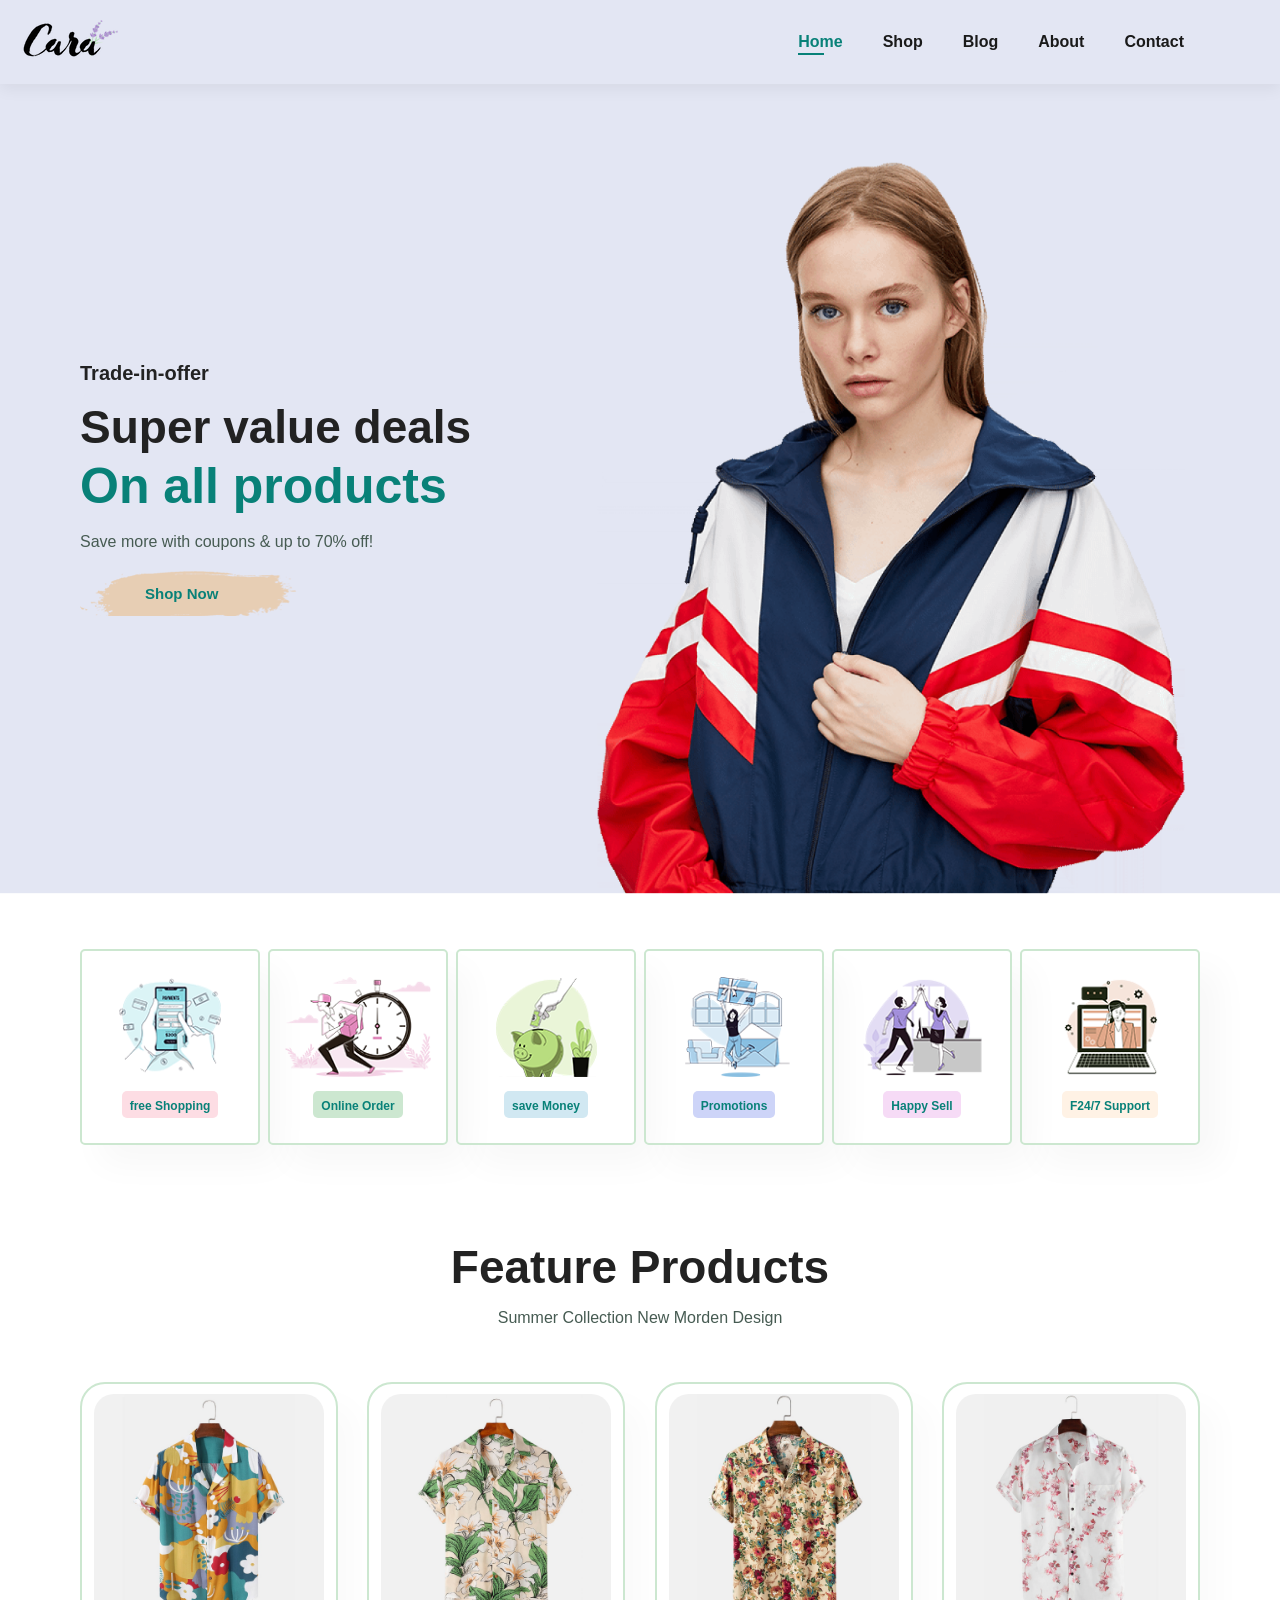
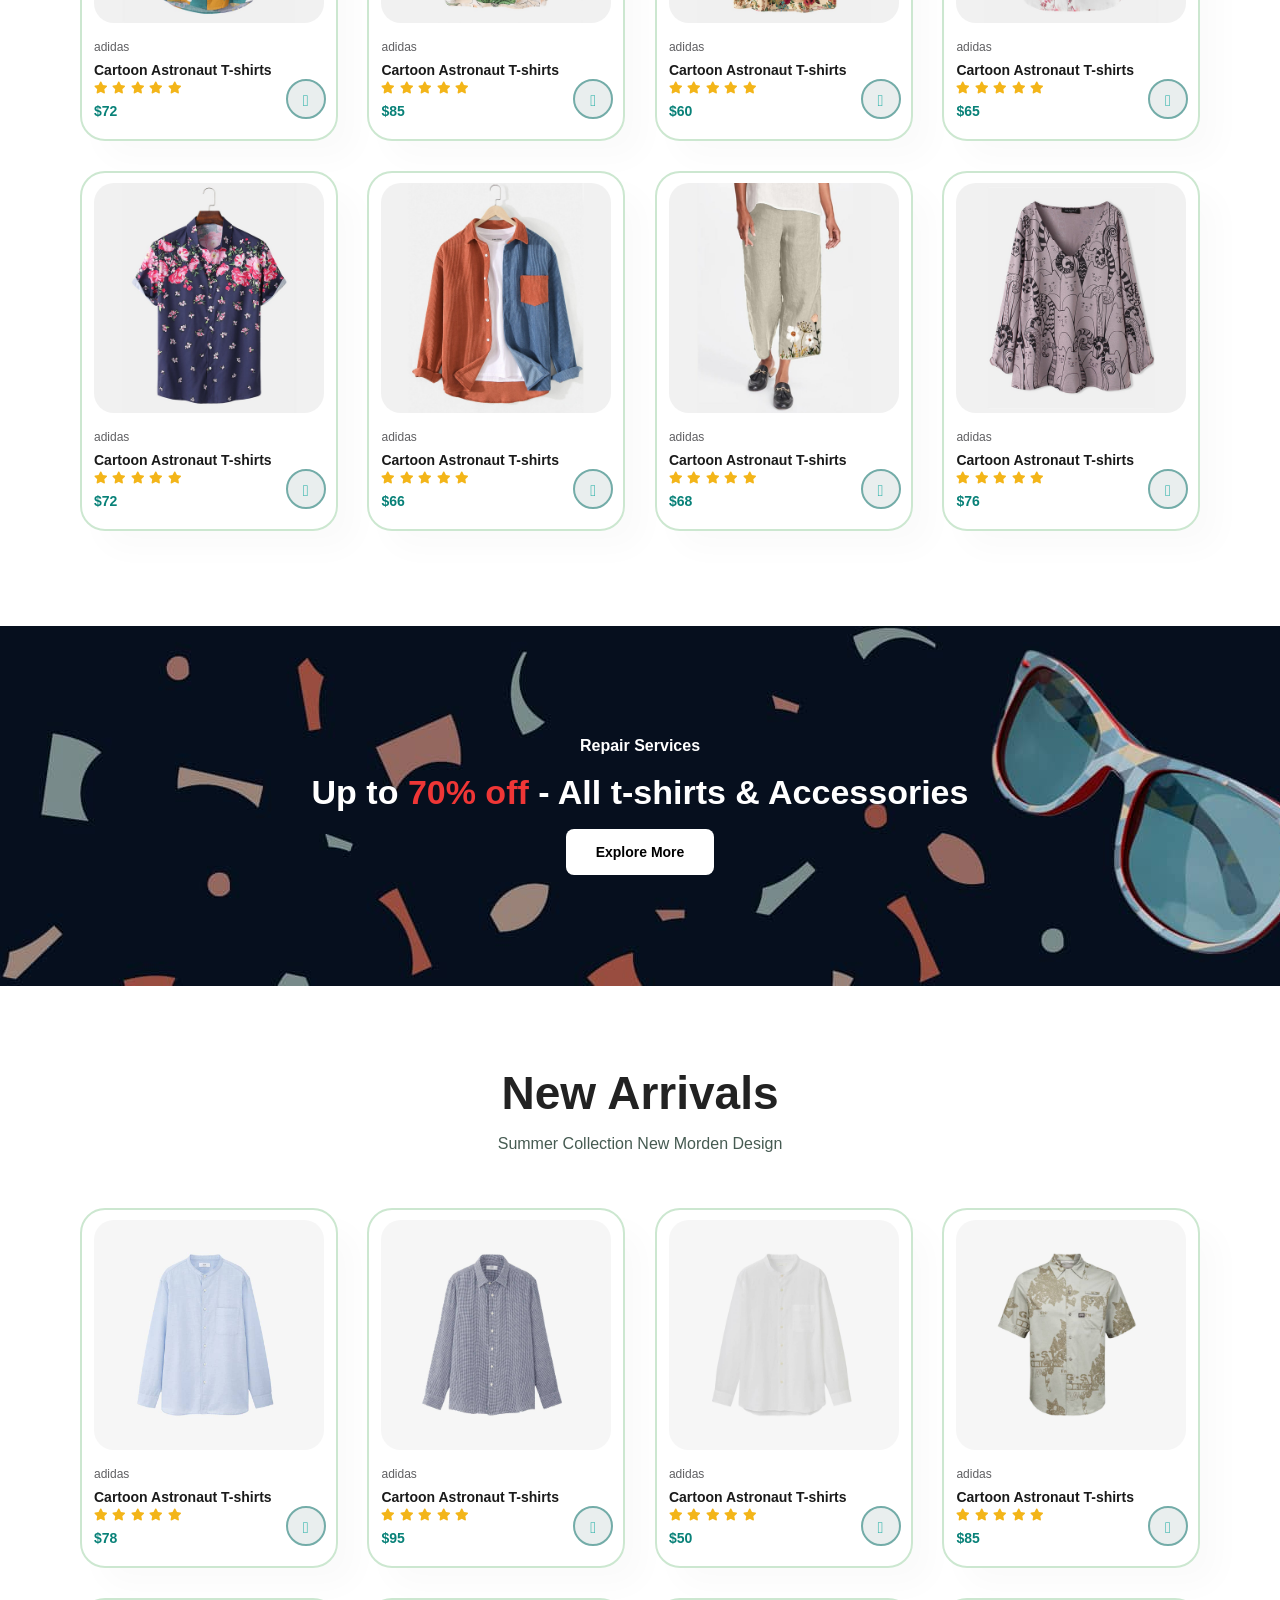
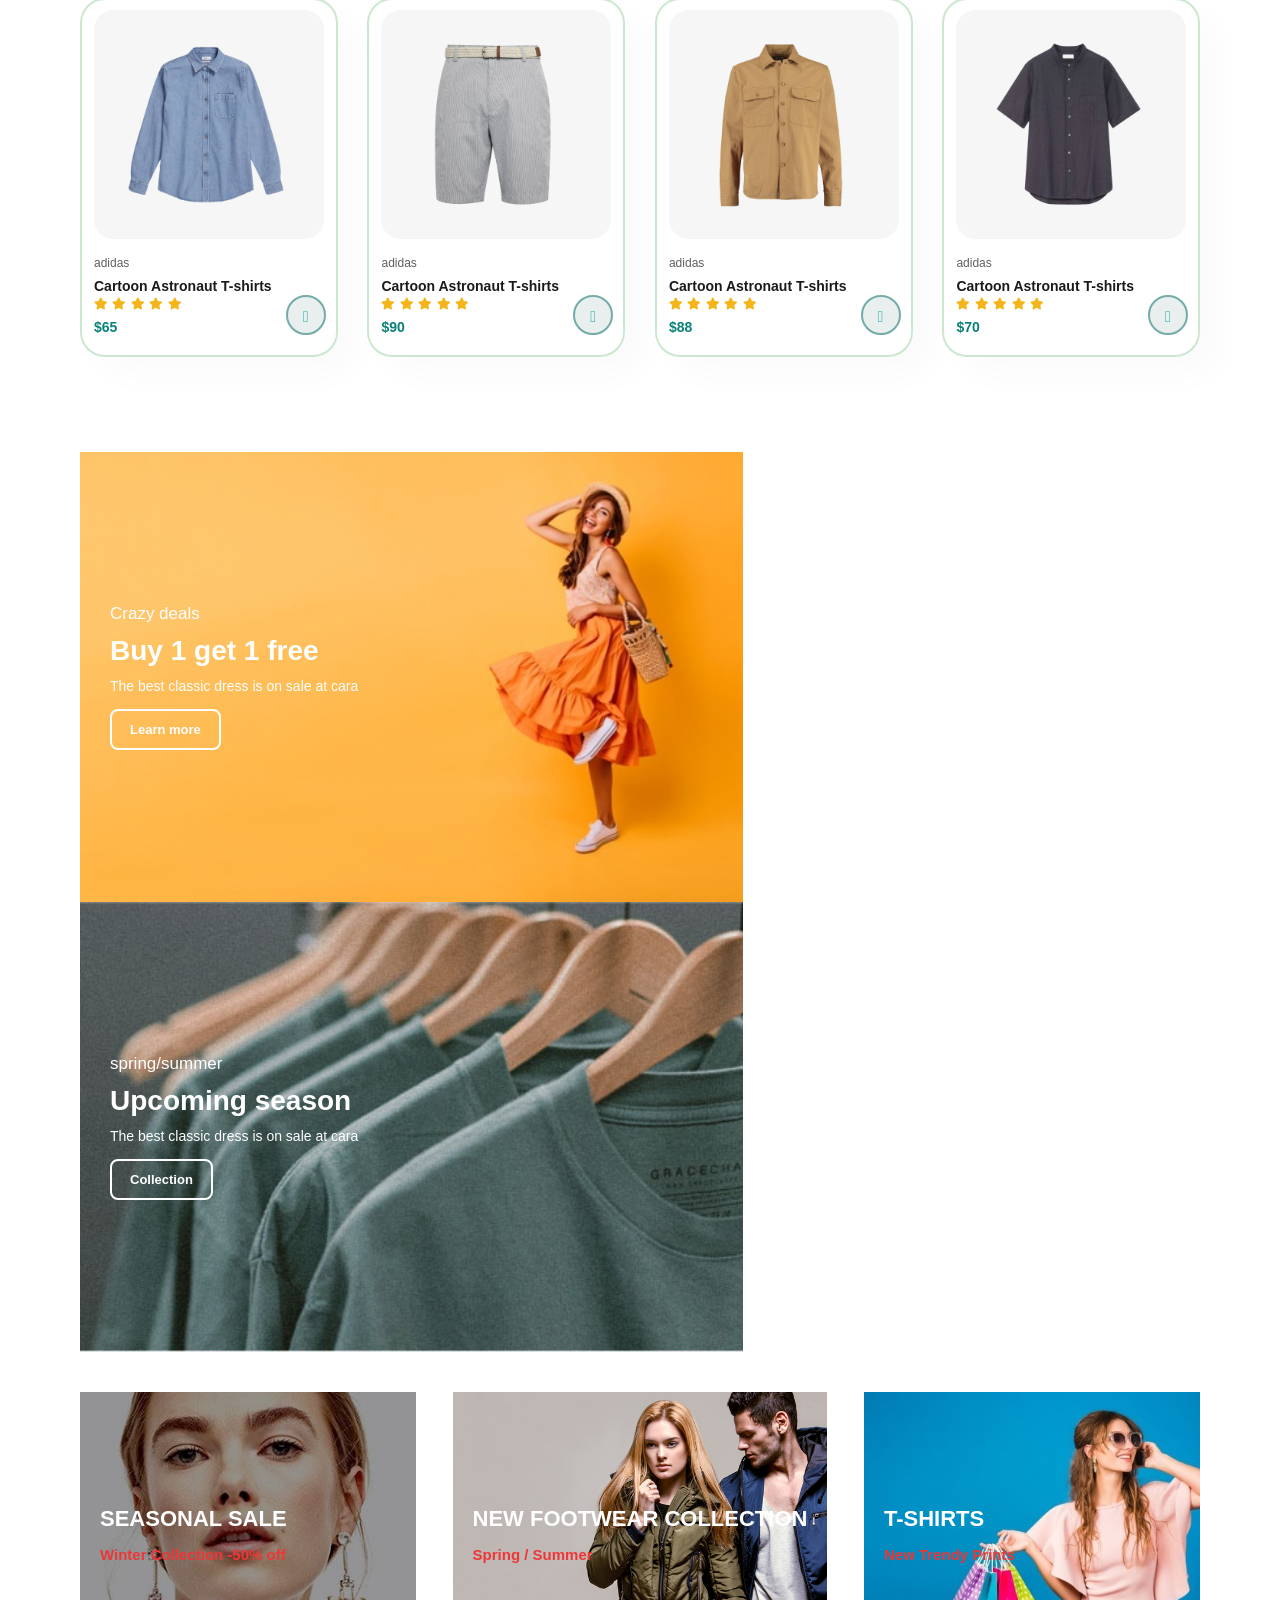
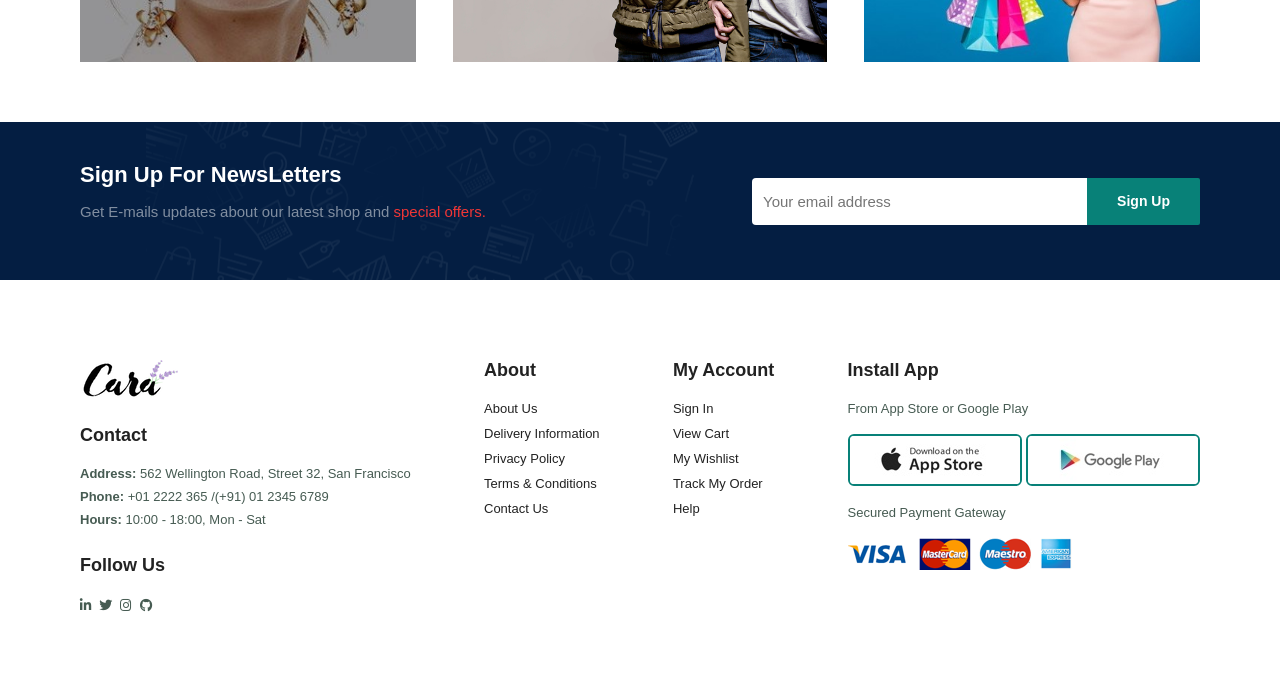
<file: index.html>
<!DOCTYPE html>
<html lang="en">

<head>
    <meta charset="UTF-8">
    <meta name="viewport" content="width=device-width, initial-scale=1.0">
    <title>Shopping-Website</title>
    <link rel="stylesheet" href="style.css">
    <link rel="stylesheet" href="https://pro.fontawesome.com/releases/v5.10.0/css/all.css" />
</head>

<body>

    <nav id="header">
        <a href="#"> <img src="img/logo.png" class="logo" alt=""> </a>
        <div>
            <ul id="navbar">
                <li><a class="active" href="index.html">Home</a></li>
                <li><a href="shop.html">Shop</a></li>
                <li><a href="blog.html">Blog</a></li>
                <li><a href="about.html">About</a></li>
                <li><a href="contact.html">Contact</a></li>
                <li id="lg-bag"><a href="cart.html"><i class="far fa-shopping-bag"></i></a></li>
                <a href="#" id="close"><i class="far fa-times"></i></a>
            </ul>
        </div>
        <div class="mobile">
            <a href="cart.html"><i class="far fa-shopping-bag"></i></a>
            <i id="bar" class="fas fa-outdent"></i>
        </div>
    </nav>

    <section id="hero">
        <h4>Trade-in-offer</h4>
        <h2>Super value deals</h2>
        <h1>On all products</h1>
        <p>Save more with coupons & up to 70% off!</p>
        <button>Shop Now</button>
    </section>

    <section id="feature" class="section-p1">
        <div class="fe-box">
            <img src="img/feature/f1.png" alt="">
            <h6>free Shopping</h6>
        </div>
        <div class="fe-box">
            <img src="img/feature/f2.png" alt="">
            <h6>Online Order</h6>
        </div>
        <div class="fe-box">
            <img src="img/feature/f3.png" alt="">
            <h6>save Money</h6>
        </div>
        <div class="fe-box">
            <img src="img/feature/f4.png" alt="">
            <h6>Promotions</h6>
        </div>
        <div class="fe-box">
            <img src="img/feature/f5.png" alt="">
            <h6>Happy Sell</h6>
        </div>
        <div class="fe-box">
            <img src="img/feature/f6.png" alt="">
            <h6>F24/7 Support</h6>
        </div>
    </section>


    <section id="product1" class="section-p1">
        <h2>Feature Products</h2>
        <p>Summer Collection New Morden Design</p>
        <div class="pro-container">
            <div class="pro">
                <img src="img/product/f1.jpg" alt="">
                <div class="des">
                    <span>adidas</span>
                    <h5>Cartoon Astronaut T-shirts</h5>
                    <div class="star">
                        <i class="fas fa-star"></i>
                        <i class="fas fa-star"></i>
                        <i class="fas fa-star"></i>
                        <i class="fas fa-star"></i>
                        <i class="fas fa-star"></i>
                    </div>
                    <h4>$72</h4>
                </div>
                <a href="#"><i class="fal fa-shopping-cart cart"></i></a>
            </div>
            <div class="pro">
                <img src="img/product/f2.jpg" alt="">
                <div class="des">
                    <span>adidas</span>
                    <h5>Cartoon Astronaut T-shirts</h5>
                    <div class="star">
                        <i class="fas fa-star"></i>
                        <i class="fas fa-star"></i>
                        <i class="fas fa-star"></i>
                        <i class="fas fa-star"></i>
                        <i class="fas fa-star"></i>
                    </div>
                    <h4>$85</h4>
                </div>
                <a href="#"><i class="fal fa-shopping-cart cart"></i></a>
            </div>
            <div class="pro">
                <img src="img/product/f3.jpg" alt="">
                <div class="des">
                    <span>adidas</span>
                    <h5>Cartoon Astronaut T-shirts</h5>
                    <div class="star">
                        <i class="fas fa-star"></i>
                        <i class="fas fa-star"></i>
                        <i class="fas fa-star"></i>
                        <i class="fas fa-star"></i>
                        <i class="fas fa-star"></i>
                    </div>
                    <h4>$60</h4>
                </div>
                <a href="#"><i class="fal fa-shopping-cart cart"></i></a>
            </div>
            <div class="pro">
                <img src="img/product/f4.jpg" alt="">
                <div class="des">
                    <span>adidas</span>
                    <h5>Cartoon Astronaut T-shirts</h5>
                    <div class="star">
                        <i class="fas fa-star"></i>
                        <i class="fas fa-star"></i>
                        <i class="fas fa-star"></i>
                        <i class="fas fa-star"></i>
                        <i class="fas fa-star"></i>
                    </div>
                    <h4>$65</h4>
                </div>
                <a href="#"><i class="fal fa-shopping-cart cart"></i></a>
            </div>
            <div class="pro">
                <img src="img/product/f5.jpg" alt="">
                <div class="des">
                    <span>adidas</span>
                    <h5>Cartoon Astronaut T-shirts</h5>
                    <div class="star">
                        <i class="fas fa-star"></i>
                        <i class="fas fa-star"></i>
                        <i class="fas fa-star"></i>
                        <i class="fas fa-star"></i>
                        <i class="fas fa-star"></i>
                    </div>
                    <h4>$72</h4>
                </div>
                <a href="#"><i class="fal fa-shopping-cart cart"></i></a>
            </div>
            <div class="pro">
                <img src="img/product/f6.jpg" alt="">
                <div class="des">
                    <span>adidas</span>
                    <h5>Cartoon Astronaut T-shirts</h5>
                    <div class="star">
                        <i class="fas fa-star"></i>
                        <i class="fas fa-star"></i>
                        <i class="fas fa-star"></i>
                        <i class="fas fa-star"></i>
                        <i class="fas fa-star"></i>
                    </div>
                    <h4>$66</h4>
                </div>
                <a href="#"><i class="fal fa-shopping-cart cart"></i></a>
            </div>
            <div class="pro">
                <img src="img/product/f7.jpg" alt="">
                <div class="des">
                    <span>adidas</span>
                    <h5>Cartoon Astronaut T-shirts</h5>
                    <div class="star">
                        <i class="fas fa-star"></i>
                        <i class="fas fa-star"></i>
                        <i class="fas fa-star"></i>
                        <i class="fas fa-star"></i>
                        <i class="fas fa-star"></i>
                    </div>
                    <h4>$68</h4>
                </div>
                <a href="#"><i class="fal fa-shopping-cart cart"></i></a>
            </div>
            <div class="pro">
                <img src="img/product/f8.jpg" alt="">
                <div class="des">
                    <span>adidas</span>
                    <h5>Cartoon Astronaut T-shirts</h5>
                    <div class="star">
                        <i class="fas fa-star"></i>
                        <i class="fas fa-star"></i>
                        <i class="fas fa-star"></i>
                        <i class="fas fa-star"></i>
                        <i class="fas fa-star"></i>
                    </div>
                    <h4>$76</h4>
                </div>
                <a href="#"><i class="fal fa-shopping-cart cart"></i></a>
            </div>
        </div>
    </section>


    <section id="banner" class="section-m1">
        <h4>Repair Services </h4>
        <h2>Up to <span>70% off</span> - All t-shirts & Accessories</h2>
        <button class="normal">Explore More</button>
    </section>

    <section id="product1" class="section-p1">
        <h2>New Arrivals</h2>
        <p>Summer Collection New Morden Design</p>
        <div class="pro-container">
            <div class="pro">
                <img src="img/product/n1.jpg" alt="">
                <div class="des">
                    <span>adidas</span>
                    <h5>Cartoon Astronaut T-shirts</h5>
                    <div class="star">
                        <i class="fas fa-star"></i>
                        <i class="fas fa-star"></i>
                        <i class="fas fa-star"></i>
                        <i class="fas fa-star"></i>
                        <i class="fas fa-star"></i>
                    </div>
                    <h4>$78</h4>
                </div>
                <a href="#"><i class="fal fa-shopping-cart cart"></i></a>
            </div>
            <div class="pro">
                <img src="img/product/n2.jpg" alt="">
                <div class="des">
                    <span>adidas</span>
                    <h5>Cartoon Astronaut T-shirts</h5>
                    <div class="star">
                        <i class="fas fa-star"></i>
                        <i class="fas fa-star"></i>
                        <i class="fas fa-star"></i>
                        <i class="fas fa-star"></i>
                        <i class="fas fa-star"></i>
                    </div>
                    <h4>$95</h4>
                </div>
                <a href="#"><i class="fal fa-shopping-cart cart"></i></a>
            </div>
            <div class="pro">
                <img src="img/product/n3.jpg" alt="">
                <div class="des">
                    <span>adidas</span>
                    <h5>Cartoon Astronaut T-shirts</h5>
                    <div class="star">
                        <i class="fas fa-star"></i>
                        <i class="fas fa-star"></i>
                        <i class="fas fa-star"></i>
                        <i class="fas fa-star"></i>
                        <i class="fas fa-star"></i>
                    </div>
                    <h4>$50</h4>
                </div>
                <a href="#"><i class="fal fa-shopping-cart cart"></i></a>
            </div>
            <div class="pro">
                <img src="img/product/n4.jpg" alt="">
                <div class="des">
                    <span>adidas</span>
                    <h5>Cartoon Astronaut T-shirts</h5>
                    <div class="star">
                        <i class="fas fa-star"></i>
                        <i class="fas fa-star"></i>
                        <i class="fas fa-star"></i>
                        <i class="fas fa-star"></i>
                        <i class="fas fa-star"></i>
                    </div>
                    <h4>$85</h4>
                </div>
                <a href="#"><i class="fal fa-shopping-cart cart"></i></a>
            </div>
            <div class="pro">
                <img src="img/product/n5.jpg" alt="">
                <div class="des">
                    <span>adidas</span>
                    <h5>Cartoon Astronaut T-shirts</h5>
                    <div class="star">
                        <i class="fas fa-star"></i>
                        <i class="fas fa-star"></i>
                        <i class="fas fa-star"></i>
                        <i class="fas fa-star"></i>
                        <i class="fas fa-star"></i>
                    </div>
                    <h4>$65</h4>
                </div>
                <a href="#"><i class="fal fa-shopping-cart cart"></i></a>
            </div>
            <div class="pro">
                <img src="img/product/n6.jpg" alt="">
                <div class="des">
                    <span>adidas</span>
                    <h5>Cartoon Astronaut T-shirts</h5>
                    <div class="star">
                        <i class="fas fa-star"></i>
                        <i class="fas fa-star"></i>
                        <i class="fas fa-star"></i>
                        <i class="fas fa-star"></i>
                        <i class="fas fa-star"></i>
                    </div>
                    <h4>$90</h4>
                </div>
                <a href="#"><i class="fal fa-shopping-cart cart"></i></a>
            </div>
            <div class="pro">
                <img src="img/product/n7.jpg" alt="">
                <div class="des">
                    <span>adidas</span>
                    <h5>Cartoon Astronaut T-shirts</h5>
                    <div class="star">
                        <i class="fas fa-star"></i>
                        <i class="fas fa-star"></i>
                        <i class="fas fa-star"></i>
                        <i class="fas fa-star"></i>
                        <i class="fas fa-star"></i>
                    </div>
                    <h4>$88</h4>
                </div>
                <a href="#"><i class="fal fa-shopping-cart cart"></i></a>
            </div>
            <div class="pro">
                <img src="img/product/n8.jpg" alt="">
                <div class="des">
                    <span>adidas</span>
                    <h5>Cartoon Astronaut T-shirts</h5>
                    <div class="star">
                        <i class="fas fa-star"></i>
                        <i class="fas fa-star"></i>
                        <i class="fas fa-star"></i>
                        <i class="fas fa-star"></i>
                        <i class="fas fa-star"></i>
                    </div>
                    <h4>$70</h4>
                </div>
                <a href="#"><i class="fal fa-shopping-cart cart"></i></a>
            </div>
        </div>
    </section>

    <section id="sm-banner" class="section-p1">
        <div class="banner-box">
            <h4>Crazy deals</h4>
            <h2>Buy 1 get 1 free</h2>
            <span>The best classic dress is on sale at cara</span>
            <button class="white">Learn more</button>
        </div>
        <div class="banner-box banner-box2">
            <h4>spring/summer</h4>
            <h2>Upcoming season</h2>
            <span>The best classic dress is on sale at cara</span>
            <button class="white">Collection</button>
        </div>
    </section>

    <section id="banner3">
        <div class="banner-box">
            <h2>SEASONAL SALE</h2>
            <h3>Winter Collection -50% off</h3>
        </div>
        <div class="banner-box banner-box2">
            <h2>NEW FOOTWEAR COLLECTION</h2>
            <h3>Spring / Summer</h3>
        </div>
        <div class="banner-box banner-box3">
            <h2>T-SHIRTS</h2>
            <h3>New Trendy Prints</h3>
        </div>
    </section>


    <section id="newletter" class="section-p1 section-m1">
        <div class="newstext">
            <h4>Sign Up For NewsLetters</h4>
            <p>Get E-mails updates about our latest shop and <span>special offers.</span></p>
        </div>

        <div class="form">
            <input type="text" placeholder="Your email address">
            <button class="normal">Sign Up</button>
        </div>
    </section>


    <footer class="section-p1">
        <div class="col">
            <img class="logo" src="img/logo.png" alt="">
            <h4>Contact</h4>
            <p><strong>Address:</strong> 562 Wellington Road, Street 32, San Francisco</p>
            <p><strong>Phone:</strong> +01 2222 365 /(+91) 01 2345 6789 </p>
            <p><strong>Hours:</strong> 10:00 - 18:00, Mon - Sat</p>
            <div class="follow">
                <h4>Follow Us</h4>
                <a href="https://linkedin.com/in/sarthak-bari-237504305"><i class="fab fa-linkedin-in"></i> </a>
                <a href="https://x.com/bari_sarthak"><i class="fab fa-twitter"></i></a>
                <a href="https://www.instagram.com/_sarthak_bari_/?hl=en"><i class="fab fa-instagram"></i></a>
                <a href="https://github.com/sarthakbari"><i class="fab fa-github"></i></a>
            </div>
        </div>

        <div class="col">
            <h4>About</h4>
            <a href="#">About Us</a>
            <a href="#">Delivery Information</a>
            <a href="#">Privacy Policy</a>
            <a href="#">Terms & Conditions</a>
            <a href="#">Contact Us</a>
        </div>

        <div class="col">
            <h4>My Account</h4>
            <a href="#">Sign In</a>
            <a href="#">View Cart</a>
            <a href="#">My Wishlist</a>
            <a href="#">Track My Order</a>
            <a href="#">Help</a>
        </div>

        <div class="col install">
            <h4>Install App</h4>
            <p>From App Store or Google Play</p>
            <div class="row">
                <img src="img/pay/app.jpg" alt="">
                <img src="img/pay/play.jpg" alt="">
            </div>
            <p>Secured Payment Gateway</p>
            <img src="img/pay/pay.png" alt="">
        </div>

    </footer>

    <script src="script.js"></script>
</body>

</html>
</file>
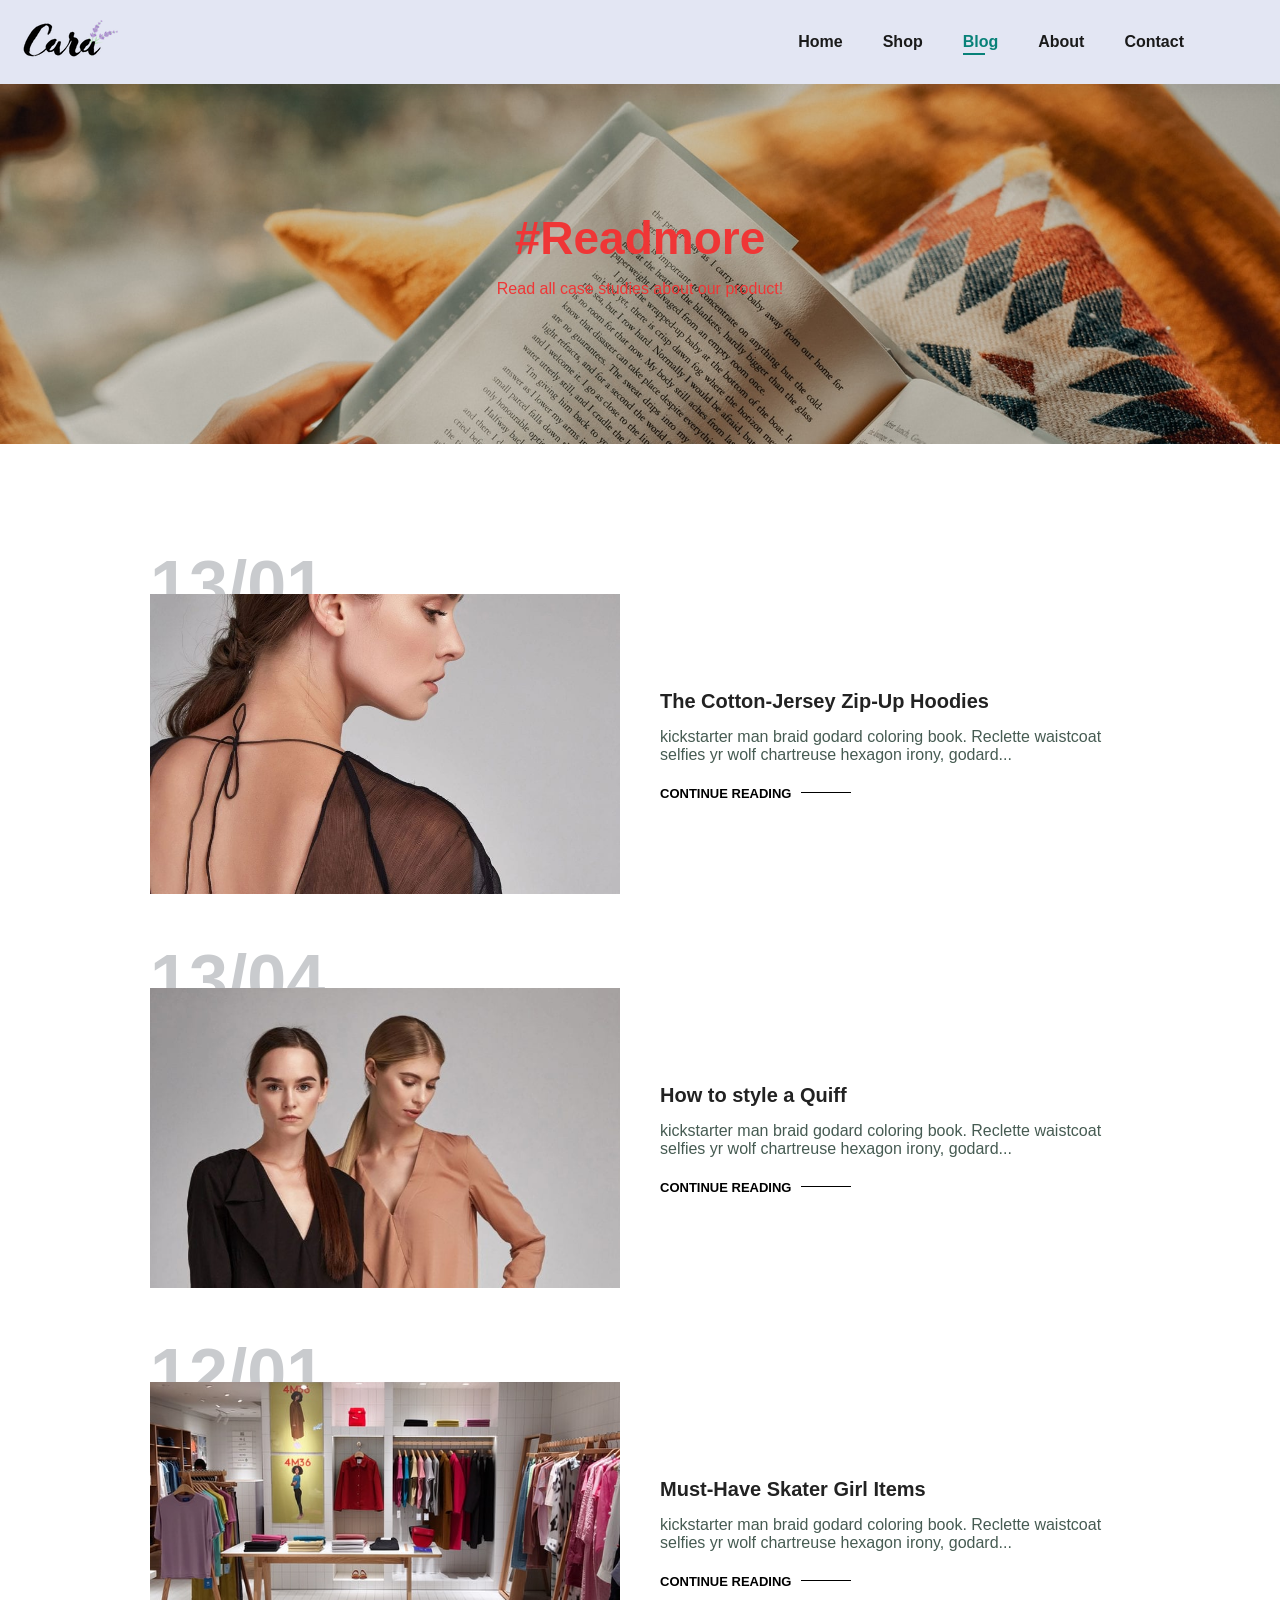
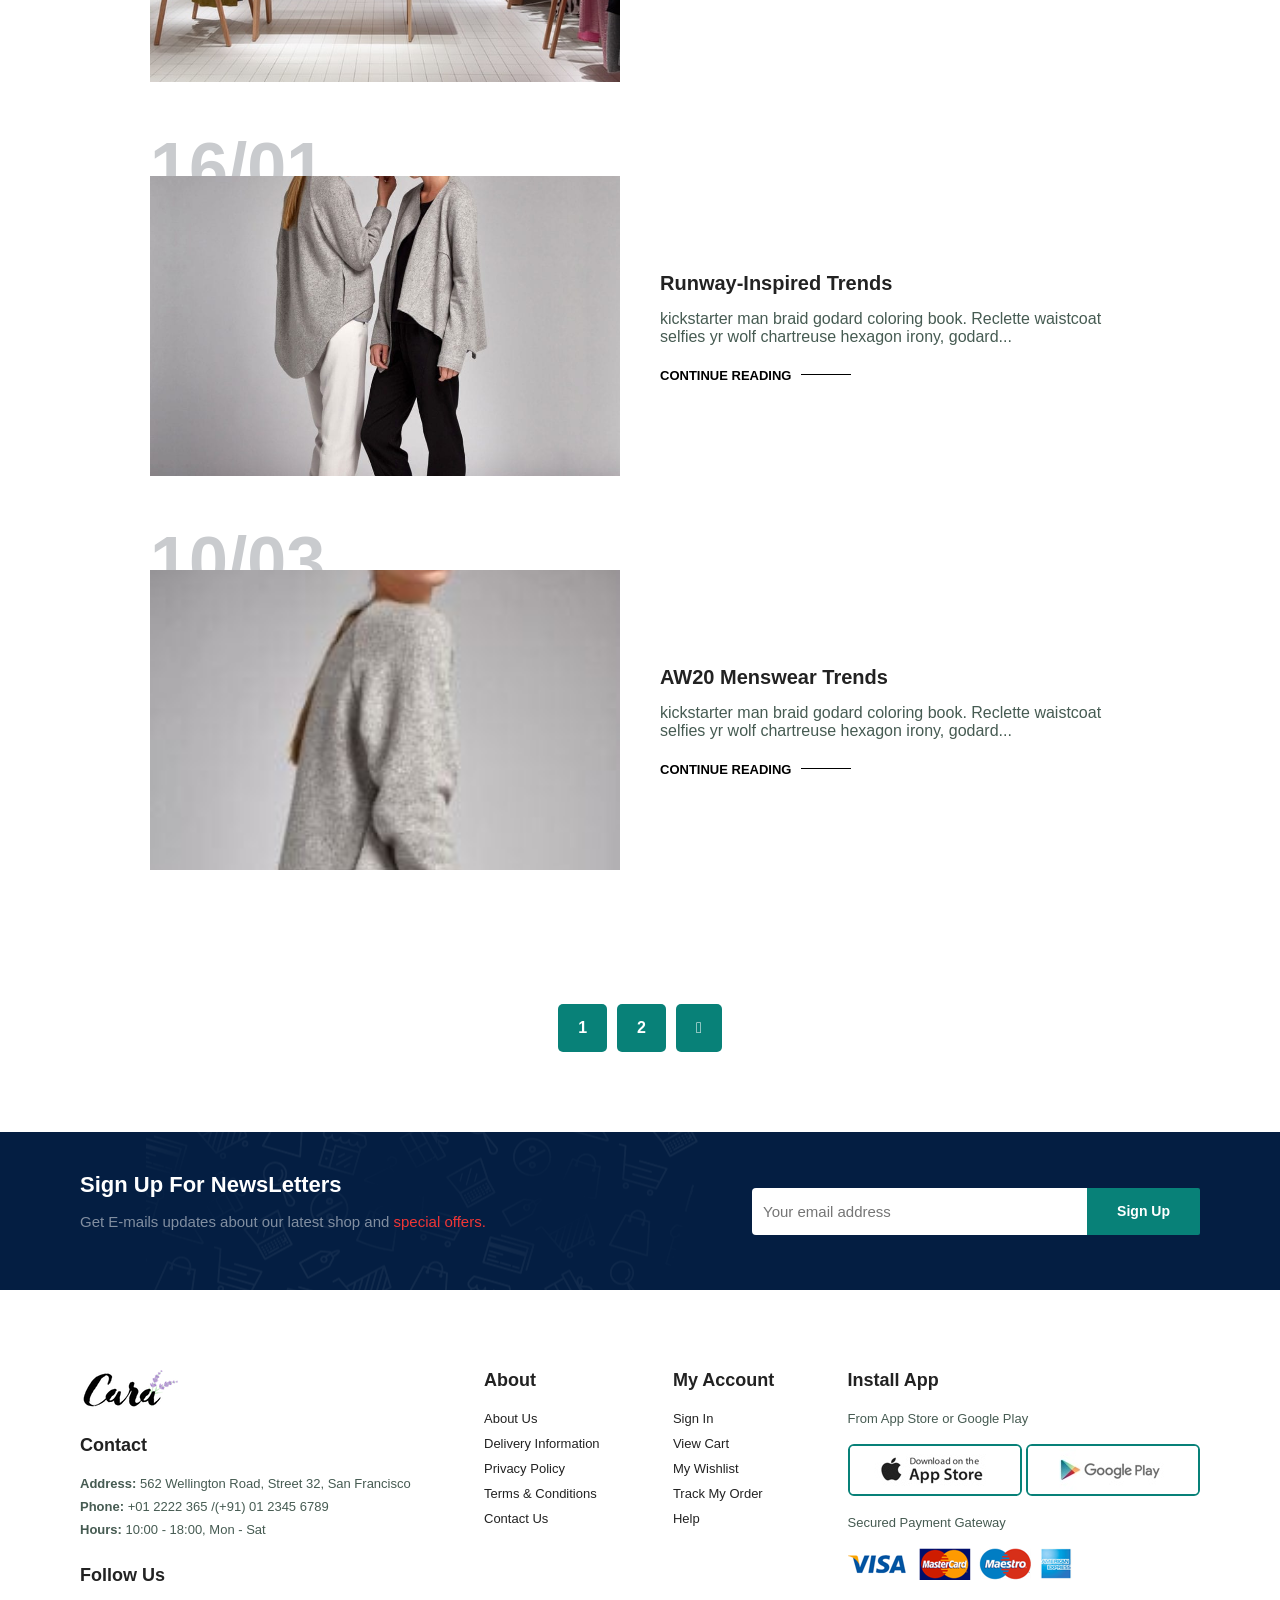
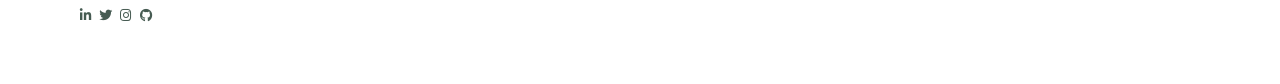
<file: blog.html>
<!DOCTYPE html>
<html lang="en">

<head>
    <meta charset="UTF-8">
    <meta name="viewport" content="width=device-width, initial-scale=1.0">
    <title>Shopping-Website</title>
    <link rel="stylesheet" href="style.css">
    <link rel="stylesheet" href="https://pro.fontawesome.com/releases/v5.10.0/css/all.css" />
</head>

<body>

    <nav id="header">
        <a href="#"> <img src="img/logo.png" class="logo" alt=""> </a>
        <div>
            <ul id="navbar">
                <li><a href="index.html">Home</a></li>
                <li><a href="shop.html">Shop</a></li>
                <li><a class="active" href="blog.html">Blog</a></li>
                <li><a href="about.html">About</a></li>
                <li><a href="contact.html">Contact</a></li>
                <li id="lg-bag"><a href="cart.html"><i class="far fa-shopping-bag"></i></a></li>
                <a href="#" id="close"><i class="far fa-times"></i></a>
            </ul>
        </div>
        <div class="mobile">
            <a href="cart.html"><i class="far fa-shopping-bag"></i></a>
            <i id="bar" class="fas fa-outdent"></i>
        </div>
    </nav>

    <section id="page-header" class="blog-header">
        <h2 class="text">#Readmore</h2>
        <p class="text">Read all case studies about our product!</p>
    </section>

    <section id="blog">
        <div class="blog-box">
            <div class="blog-img">
                <img src="img/blog/b1.jpg" alt="">
            </div>
            <div class="blog-details">
                <h4>The Cotton-Jersey Zip-Up Hoodies</h4>
                <p>kickstarter man braid godard coloring book. Reclette waistcoat selfies yr wolf chartreuse hexagon
                    irony, godard...</p>
                <a href="#">CONTINUE READING</a>
            </div>
            <h1>13/01</h1>
        </div>

        <div class="blog-box">
            <div class="blog-img">
                <img src="img/blog/b2.jpg" alt="">
            </div>
            <div class="blog-details">
                <h4>How to style a Quiff</h4>
                <p>kickstarter man braid godard coloring book. Reclette waistcoat selfies yr wolf chartreuse hexagon
                    irony, godard...</p>
                <a href="#">CONTINUE READING</a>
            </div>
            <h1>13/04</h1>
        </div>

        <div class="blog-box">
            <div class="blog-img">
                <img src="img/blog/b3.jpg" alt="">
            </div>
            <div class="blog-details">
                <h4>Must-Have Skater Girl Items</h4>
                <p>kickstarter man braid godard coloring book. Reclette waistcoat selfies yr wolf chartreuse hexagon
                    irony, godard...</p>
                <a href="#">CONTINUE READING</a>
            </div>
            <h1>12/01</h1>
        </div>

        <div class="blog-box">
            <div class="blog-img">
                <img src="img/blog/b4.jpg" alt="">
            </div>
            <div class="blog-details">
                <h4>Runway-Inspired Trends</h4>
                <p>kickstarter man braid godard coloring book. Reclette waistcoat selfies yr wolf chartreuse hexagon
                    irony, godard...</p>
                <a href="#">CONTINUE READING</a>
            </div>
            <h1>16/01</h1>
        </div>

        <div class="blog-box">
            <div class="blog-img">
                <img src="img/blog/b5.jpg" alt="">
            </div>
            <div class="blog-details">
                <h4>AW20 Menswear Trends</h4>
                <p>kickstarter man braid godard coloring book. Reclette waistcoat selfies yr wolf chartreuse hexagon
                    irony, godard...</p>
                <a href="#">CONTINUE READING</a>
            </div>
            <h1>10/03</h1>
        </div>
    </section>

    <section id="pagination" class="section-p1">
        <a href="#">1</a>
        <a href="#">2</a>
        <a href="#"><i class="fal fa-long-arrow-alt-right"></i></a>
    </section>

    <section id="newletter" class="section-p1 section-m1">
        <div class="newstext">
            <h4>Sign Up For NewsLetters</h4>
            <p>Get E-mails updates about our latest shop and <span>special offers.</span></p>
        </div>

        <div class="form">
            <input type="text" placeholder="Your email address">
            <button class="normal">Sign Up</button>
        </div>
    </section>

    <footer class="section-p1">
        <div class="col">
            <img class="logo" src="img/logo.png" alt="">
            <h4>Contact</h4>
            <p><strong>Address:</strong> 562 Wellington Road, Street 32, San Francisco</p>
            <p><strong>Phone:</strong> +01 2222 365 /(+91) 01 2345 6789 </p>
            <p><strong>Hours:</strong> 10:00 - 18:00, Mon - Sat</p>
            <div class="follow">
                <h4>Follow Us</h4>
                <a href="https://linkedin.com/in/sarthak-bari-237504305"><i class="fab fa-linkedin-in"></i> </a>
                <a href="https://x.com/bari_sarthak"><i class="fab fa-twitter"></i></a>
                <a href="https://www.instagram.com/_sarthak_bari_/?hl=en"><i class="fab fa-instagram"></i></a>
                <a href="https://github.com/sarthakbari"><i class="fab fa-github"></i></a>
            </div>
        </div>

        <div class="col">
            <h4>About</h4>
            <a href="#">About Us</a>
            <a href="#">Delivery Information</a>
            <a href="#">Privacy Policy</a>
            <a href="#">Terms & Conditions</a>
            <a href="#">Contact Us</a>
        </div>

        <div class="col">
            <h4>My Account</h4>
            <a href="#">Sign In</a>
            <a href="#">View Cart</a>
            <a href="#">My Wishlist</a>
            <a href="#">Track My Order</a>
            <a href="#">Help</a>
        </div>

        <div class="col install">
            <h4>Install App</h4>
            <p>From App Store or Google Play</p>
            <div class="row">
                <img src="img/pay/app.jpg" alt="">
                <img src="img/pay/play.jpg" alt="">
            </div>
            <p>Secured Payment Gateway</p>
            <img src="img/pay/pay.png" alt="">
        </div>

    </footer>

    <script src="script.js"></script>
</body>

</html>
</file>
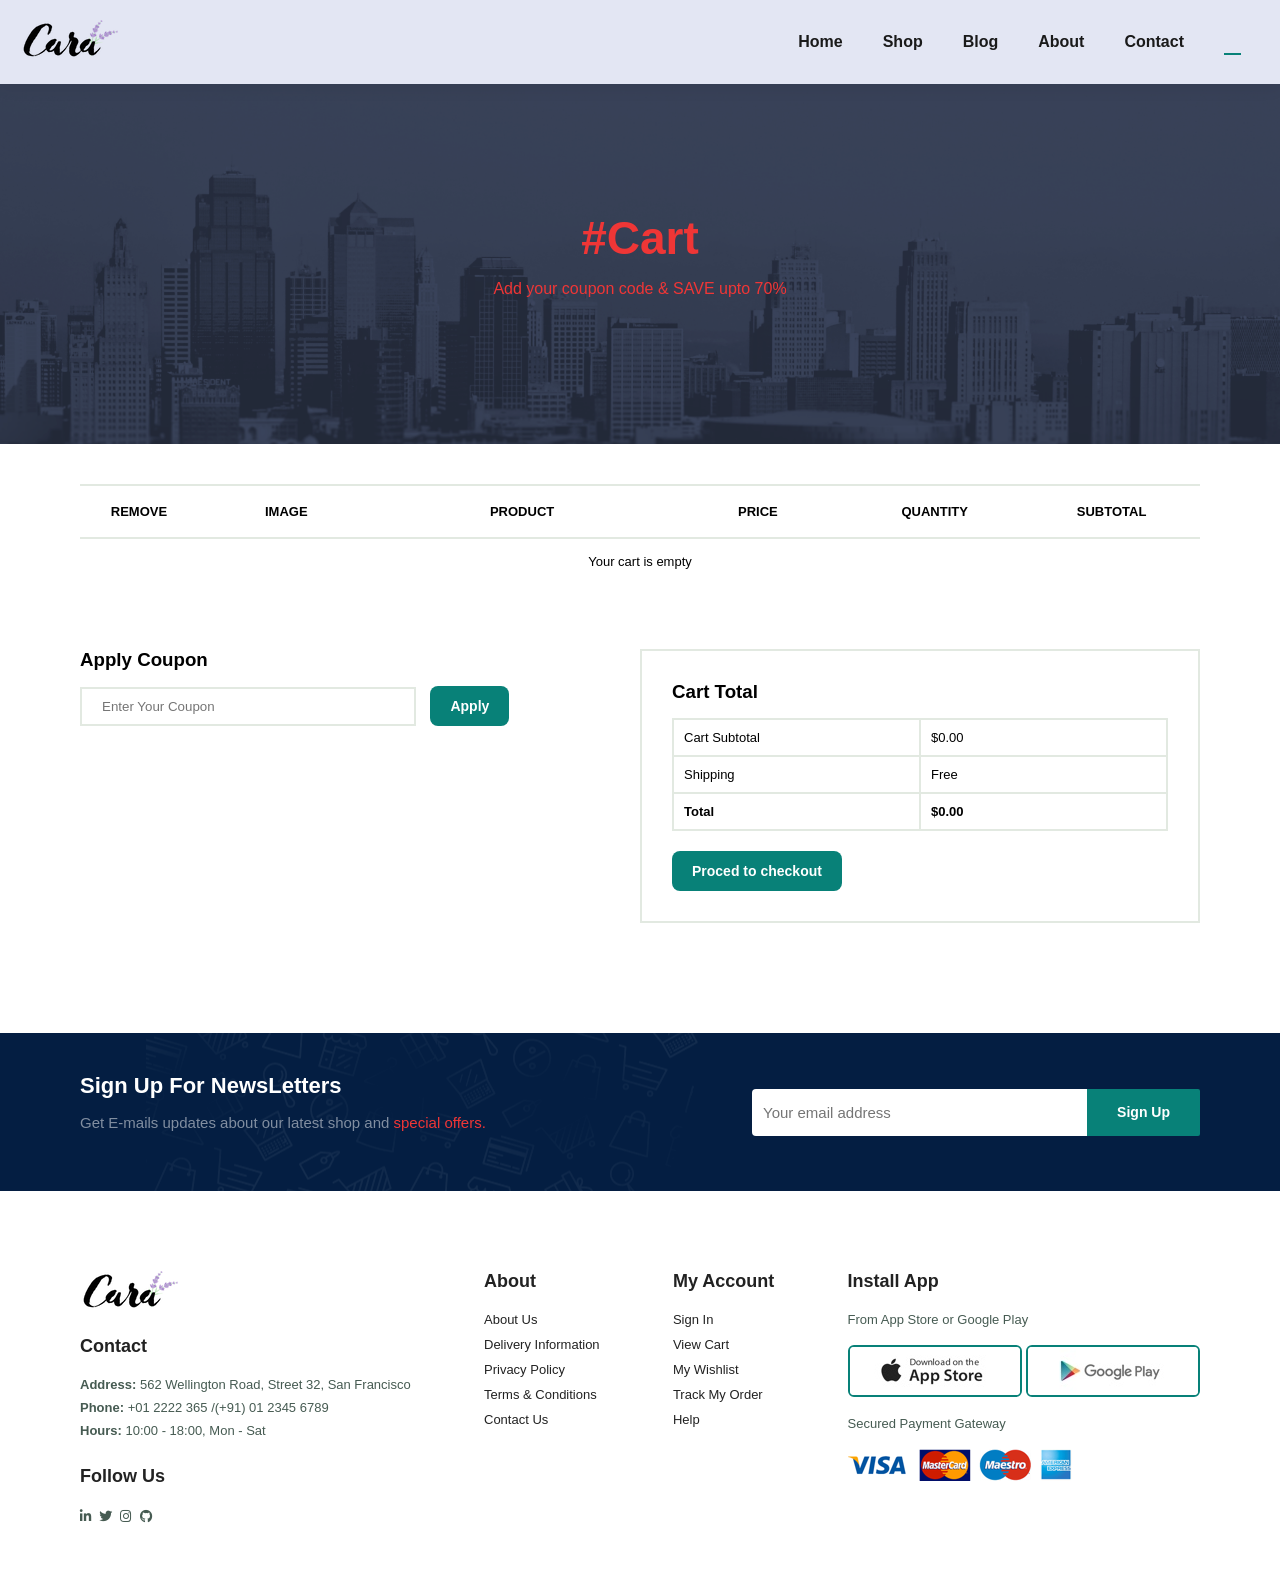
<file: cart.html>
<!DOCTYPE html>
<html lang="en">

<head>
    <meta charset="UTF-8">
    <meta name="viewport" content="width=device-width, initial-scale=1.0">
    <title>Shopping-Website</title>
    <link rel="stylesheet" href="style.css">
    <link rel="stylesheet" href="https://pro.fontawesome.com/releases/v5.10.0/css/all.css" />
</head>

<body>

    <nav id="header">
        <a href="#"> <img src="img/logo.png" class="logo" alt=""> </a>
        <div>
            <ul id="navbar">
                <li><a href="index.html">Home</a></li>
                <li><a href="shop.html">Shop</a></li>
                <li><a href="blog.html">Blog</a></li>
                <li><a href="about.html">About</a></li>
                <li><a href="contact.html">Contact</a></li>
                <li id="lg-bag"><a class="active" href="cart.html"><i class="far fa-shopping-bag"></i></a></li>
                <a href="#" id="close"><i class="far fa-times"></i></a>
            </ul>
        </div>
        <div class="mobile">
            <a href="cart.html"><i class="far fa-shopping-bag"></i></a>
            <i id="bar" class="fas fa-outdent"></i>
        </div>
    </nav>

    <section id="page-header" class="about-header">
        <h2 class="text">#Cart</h2>
        <p class="text">Add your coupon code & SAVE upto 70%</p>
    </section>

    <section id="cart" class="section-p1">
        <table width="100%">
            <thead>
                <tr>
                    <td>Remove</td>
                    <td>Image</td>
                    <td>Product</td>
                    <td>Price</td>
                    <td>Quantity</td>
                    <td>Subtotal</td>
                </tr>
            </thead>
            <tbody>
                <tr>
                    <td><a href="#"><i class="far fa-times-circle"></i></a></td>
                    <td><img src="img/product/f1.jpg" alt=""></td>
                    <td>Cartoon Astronaut T-Shirt</td>
                    <td>$72</td>
                    <td><input type="number" value="1"></td>
                    <td>$72</td>
                </tr>
                <tr>
                    <td><a href="#"><i class="far fa-times-circle"></i></a></td>
                    <td><img src="img/product/f2.jpg" alt=""></td>
                    <td>Cartoon Astronaut T-Shirt</td>
                    <td>$85</td>
                    <td><input type="number" value="1"></td>
                    <td>$85</td>
                </tr>
                <tr>
                    <td><a href="#"><i class="far fa-times-circle"></i></a></td>
                    <td><img src="img/product/f3.jpg" alt=""></td>
                    <td>Cartoon Astronaut T-Shirt</td>
                    <td>$60</td>
                    <td><input type="number" value="1"></td>
                    <td>$60</td>
                </tr>
            </tbody>
        </table>
    </section>

    <section id="cart-add" class="section-p1">
        <div id="coupon">
            <h3>Apply Coupon</h3>
            <div>
                <input type="text" placeholder="Enter Your Coupon">
                <button class="normal">Apply</button>
            </div>
        </div>
        <div id="subtotal">
            <h3>Cart Total</h3>
            <table>
                <tr>
                    <td>Cart Subtotal</td>
                    <td>$335</td>
                </tr>
                <tr>
                    <td>Shipping</td>
                    <td>Free</td>
                </tr>
                <tr>
                    <td><strong>Total</strong></td>
                    <td><strong>$335</strong></td>
                </tr>
            </table>
            <button class="normal">Proced to checkout</button>
        </div>
    </section>

    <section id="newletter" class="section-p1 section-m1">
        <div class="newstext">
            <h4>Sign Up For NewsLetters</h4>
            <p>Get E-mails updates about our latest shop and <span>special offers.</span></p>
        </div>

        <div class="form">
            <input type="text" placeholder="Your email address">
            <button class="normal">Sign Up</button>
        </div>
    </section>

    <footer class="section-p1">
        <div class="col">
            <img class="logo" src="img/logo.png" alt="">
            <h4>Contact</h4>
            <p><strong>Address:</strong> 562 Wellington Road, Street 32, San Francisco</p>
            <p><strong>Phone:</strong> +01 2222 365 /(+91) 01 2345 6789 </p>
            <p><strong>Hours:</strong> 10:00 - 18:00, Mon - Sat</p>
            <div class="follow">
                <h4>Follow Us</h4>
                <a href="https://linkedin.com/in/sarthak-bari-237504305"><i class="fab fa-linkedin-in"></i> </a>
                <a href="https://x.com/bari_sarthak"><i class="fab fa-twitter"></i></a>
                <a href="https://www.instagram.com/_sarthak_bari_/?hl=en"><i class="fab fa-instagram"></i></a>
                <a href="https://github.com/sarthakbari"><i class="fab fa-github"></i></a>
            </div>
        </div>

        <div class="col">
            <h4>About</h4>
            <a href="#">About Us</a>
            <a href="#">Delivery Information</a>
            <a href="#">Privacy Policy</a>
            <a href="#">Terms & Conditions</a>
            <a href="#">Contact Us</a>
        </div>

        <div class="col">
            <h4>My Account</h4>
            <a href="#">Sign In</a>
            <a href="#">View Cart</a>
            <a href="#">My Wishlist</a>
            <a href="#">Track My Order</a>
            <a href="#">Help</a>
        </div>

        <div class="col install">
            <h4>Install App</h4>
            <p>From App Store or Google Play</p>
            <div class="row">
                <img src="img/pay/app.jpg" alt="">
                <img src="img/pay/play.jpg" alt="">
            </div>
            <p>Secured Payment Gateway</p>
            <img src="img/pay/pay.png" alt="">
        </div>

    </footer>

    <script src="script.js"></script>
</body>

</html>
</file>
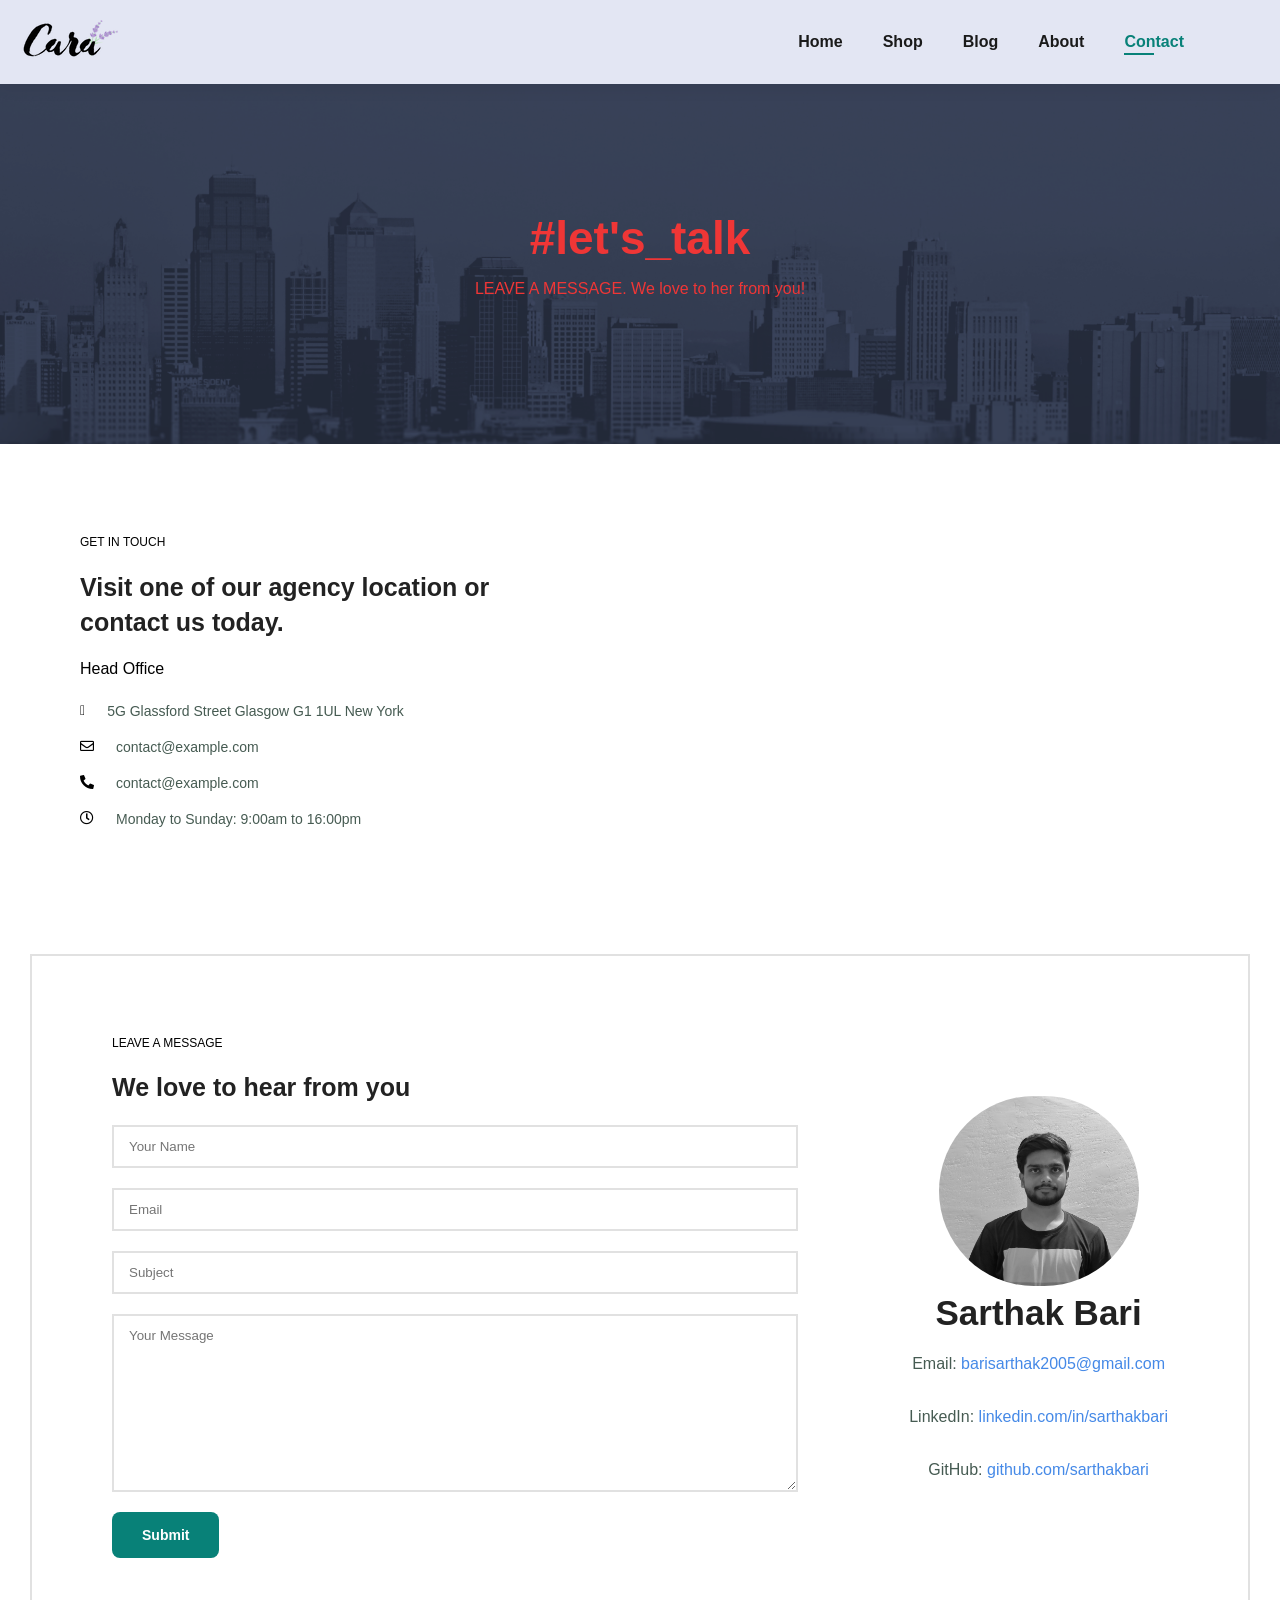
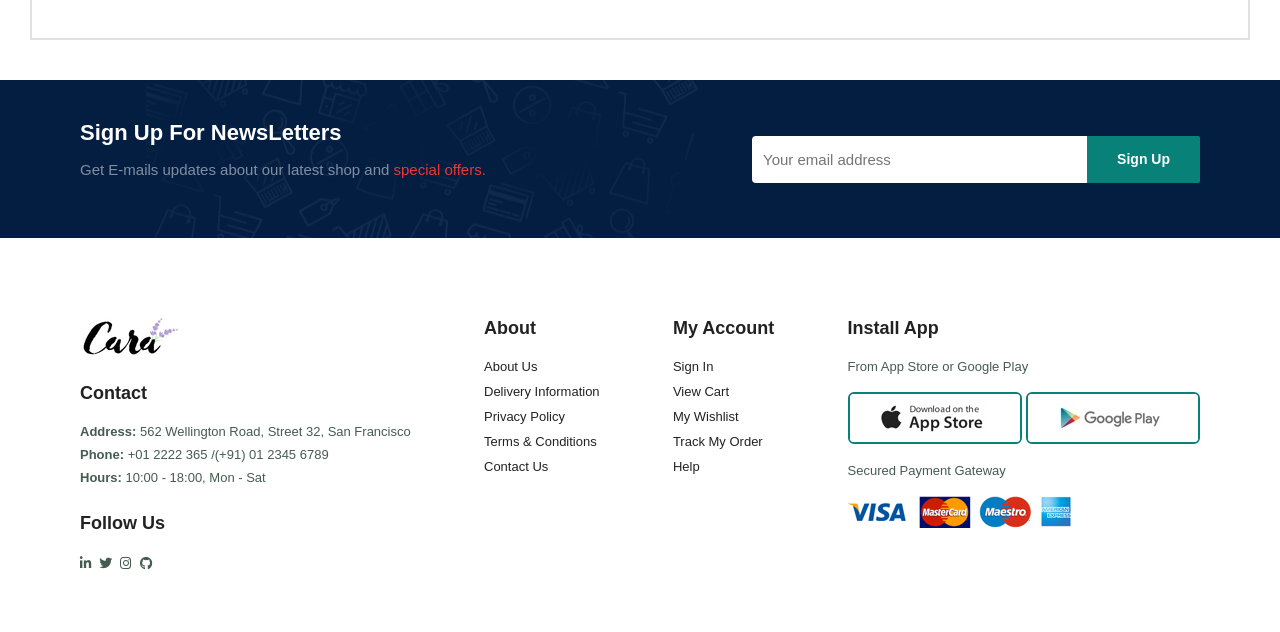
<file: contact.html>
<!DOCTYPE html>
<html lang="en">

<head>
    <meta charset="UTF-8">
    <meta name="viewport" content="width=device-width, initial-scale=1.0">
    <title>Shopping-Website</title>
    <link rel="stylesheet" href="style.css">
    <link rel="stylesheet" href="https://pro.fontawesome.com/releases/v5.10.0/css/all.css" />
</head>

<body>

    <nav id="header">
        <a href="#"> <img src="img/logo.png" class="logo" alt=""> </a>
        <div>
            <ul id="navbar">
                <li><a href="index.html">Home</a></li>
                <li><a href="shop.html">Shop</a></li>
                <li><a href="blog.html">Blog</a></li>
                <li><a href="about.html">About</a></li>
                <li><a class="active" href="contact.html">Contact</a></li>
                <li id="lg-bag"><a href="cart.html"><i class="far fa-shopping-bag"></i></a></li>
                <a href="#" id="close"><i class="far fa-times"></i></a>
            </ul>
        </div>
        <div class="mobile">
            <a href="cart.html"><i class="far fa-shopping-bag"></i></a>
            <i id="bar" class="fas fa-outdent"></i>
        </div>
    </nav>

    <section id="page-header" class="about-header">
        <h2 class="text">#let's_talk</h2>
        <p class="text">LEAVE A MESSAGE. We love to her from you!</p>
    </section>

    <section id="contact-details" class="section-p1">
        <div class="con-details">
            <span>GET IN TOUCH</span>
            <h2>Visit one of our agency location or contact us today.</h2>
            <h3>Head Office</h3>
            <div>
                <li>
                    <i class="fal fa-map"></i>
                    <p>5G Glassford Street Glasgow G1 1UL New York</p>
                </li>
                <li>
                    <i class="far fa-envelope"></i>
                    <p>contact@example.com</p>
                </li>
                <li>
                    <i class="fas fa-phone-alt"></i>
                    <p>contact@example.com</p>
                </li>
                <li>
                    <i class="far fa-clock"></i>
                    <p>Monday to Sunday: 9:00am to 16:00pm</p>
                </li>
            </div>
        </div>

        <div class="map">
            <iframe
                src="https://www.google.com/maps/embed?pb=!1m18!1m12!1m3!1d19506.19806623702!2d-73.99528643819568!3d40.76076215025617!2m3!1f0!2f0!3f0!3m2!1i1024!2i768!4f13.1!3m3!1m2!1s0x89c25855c6480299%3A0x55194ec5a1ae072e!2sTimes%20Square!5e0!3m2!1sen!2sin!4v1781944321529!5m2!1sen!2sin"
                width="600" height="450" style="border:0;" allowfullscreen="" loading="lazy"
                referrerpolicy="no-referrer-when-downgrade"></iframe>
        </div>
    </section>

    <section id="form-details">
        <form action="">
            <span>LEAVE A MESSAGE</span>
            <h2>We love to hear from you</h2>
            <input type="text" placeholder="Your Name">
            <input type="text" placeholder="Email">
            <input type="text" placeholder="Subject">
            <textarea name="" id="" cols="30" rows="10" placeholder="Your Message"></textarea>
            <button class="normal">Submit</button>
        </form>
        <div class="my-self">
            <img src="img/IMG_20240819_155343485~2.jpg" alt="">
            <h2>Sarthak Bari</h2>
            <p>Email: <a href="mailto:barisarthak2005@gmail.com">barisarthak2005@gmail.com</a></p>
            <p>LinkedIn: <a href="https://linkedin.com/in/sarthak-bari-237504305"
                    target="_blank">linkedin.com/in/sarthakbari</a></p>
            <p>GitHub: <a href="https://github.com/sarthakbari" target="_blank">github.com/sarthakbari</a></p>
        </div>
    </section>

    <section id="newletter" class="section-p1 section-m1">
        <div class="newstext">
            <h4>Sign Up For NewsLetters</h4>
            <p>Get E-mails updates about our latest shop and <span>special offers.</span></p>
        </div>

        <div class="form">
            <input type="text" placeholder="Your email address">
            <button class="normal">Sign Up</button>
        </div>
    </section>

    <footer class="section-p1">
        <div class="col">
            <img class="logo" src="img/logo.png" alt="">
            <h4>Contact</h4>
            <p><strong>Address:</strong> 562 Wellington Road, Street 32, San Francisco</p>
            <p><strong>Phone:</strong> +01 2222 365 /(+91) 01 2345 6789 </p>
            <p><strong>Hours:</strong> 10:00 - 18:00, Mon - Sat</p>
            <div class="follow">
                <h4>Follow Us</h4>
                <a href="https://linkedin.com/in/sarthak-bari-237504305"><i class="fab fa-linkedin-in"></i> </a>
                <a href="https://x.com/bari_sarthak"><i class="fab fa-twitter"></i></a>
                <a href="https://www.instagram.com/_sarthak_bari_/?hl=en"><i class="fab fa-instagram"></i></a>
                <a href="https://github.com/sarthakbari"><i class="fab fa-github"></i></a>
            </div>
        </div>

        <div class="col">
            <h4>About</h4>
            <a href="#">About Us</a>
            <a href="#">Delivery Information</a>
            <a href="#">Privacy Policy</a>
            <a href="#">Terms & Conditions</a>
            <a href="#">Contact Us</a>
        </div>

        <div class="col">
            <h4>My Account</h4>
            <a href="#">Sign In</a>
            <a href="#">View Cart</a>
            <a href="#">My Wishlist</a>
            <a href="#">Track My Order</a>
            <a href="#">Help</a>
        </div>

        <div class="col install">
            <h4>Install App</h4>
            <p>From App Store or Google Play</p>
            <div class="row">
                <img src="img/pay/app.jpg" alt="">
                <img src="img/pay/play.jpg" alt="">
            </div>
            <p>Secured Payment Gateway</p>
            <img src="img/pay/pay.png" alt="">
        </div>

    </footer>

    <script src="script.js"></script>
</body>

</html>
</file>
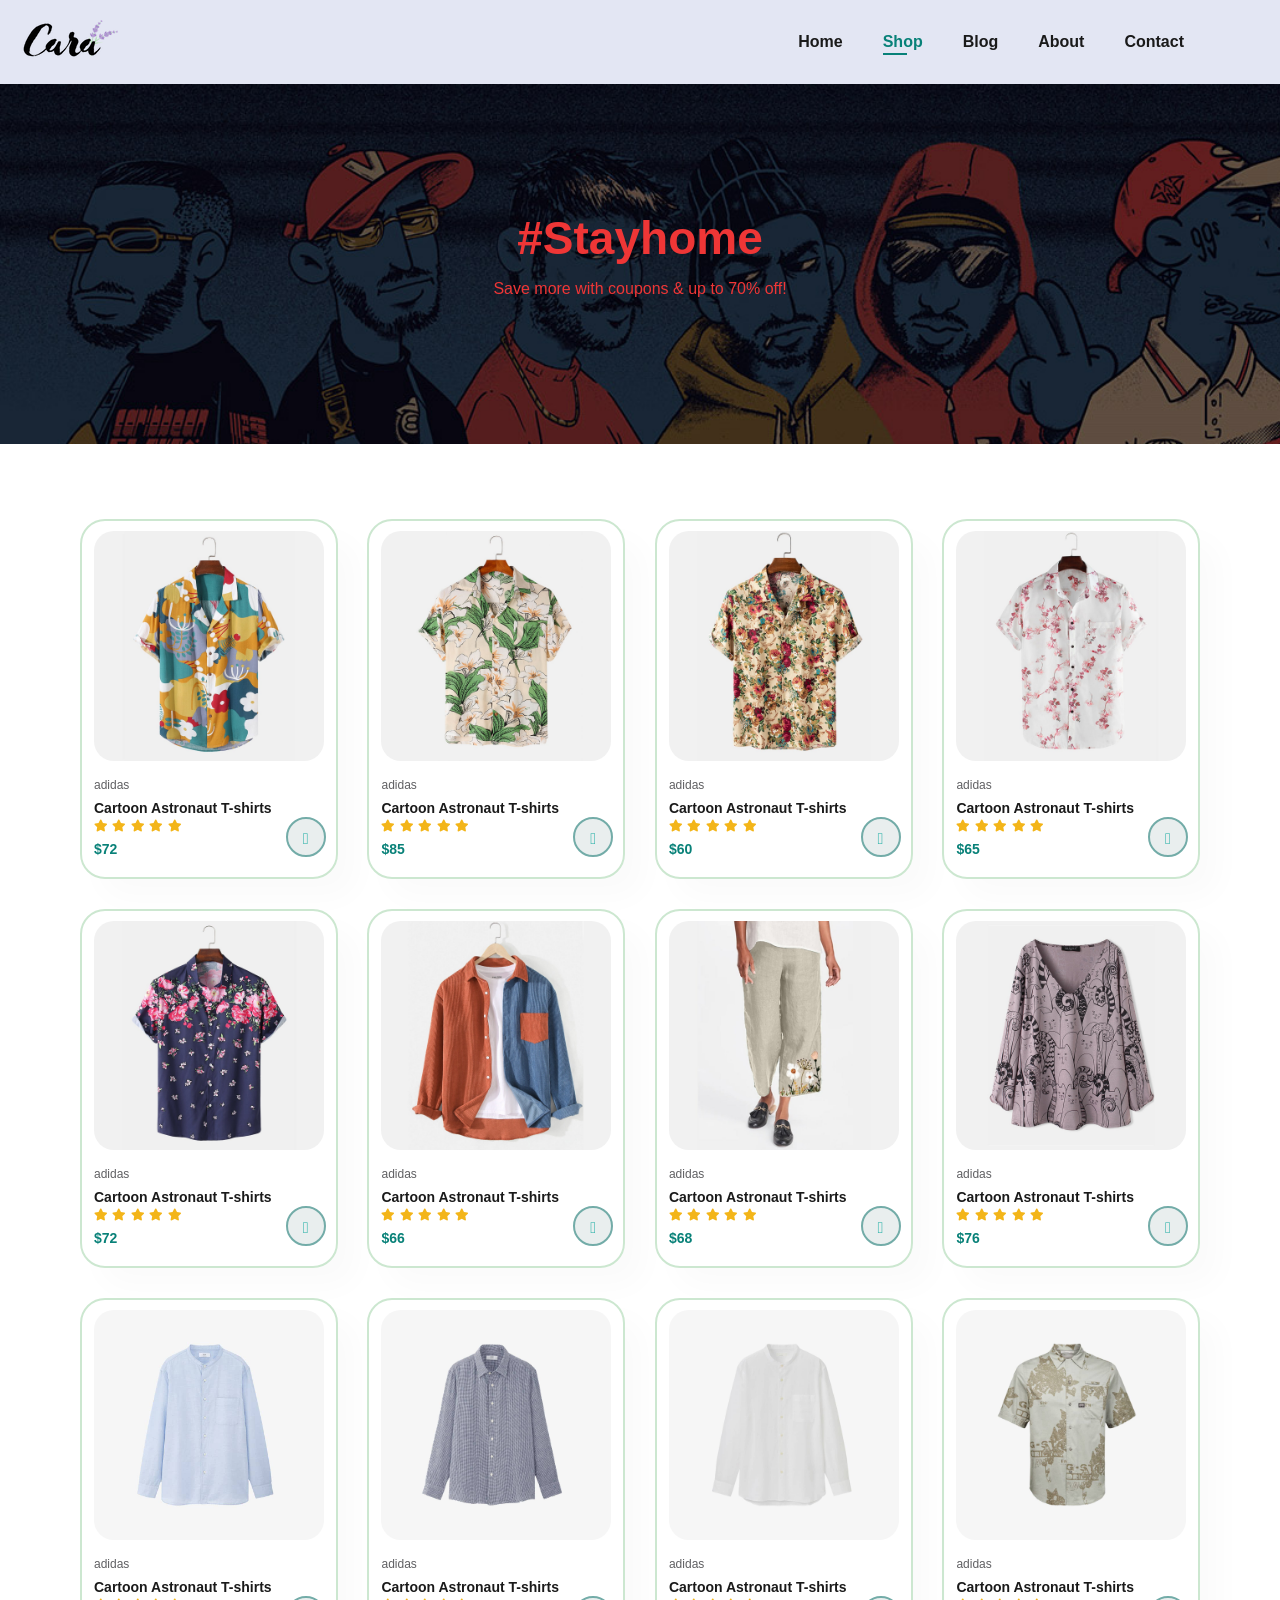
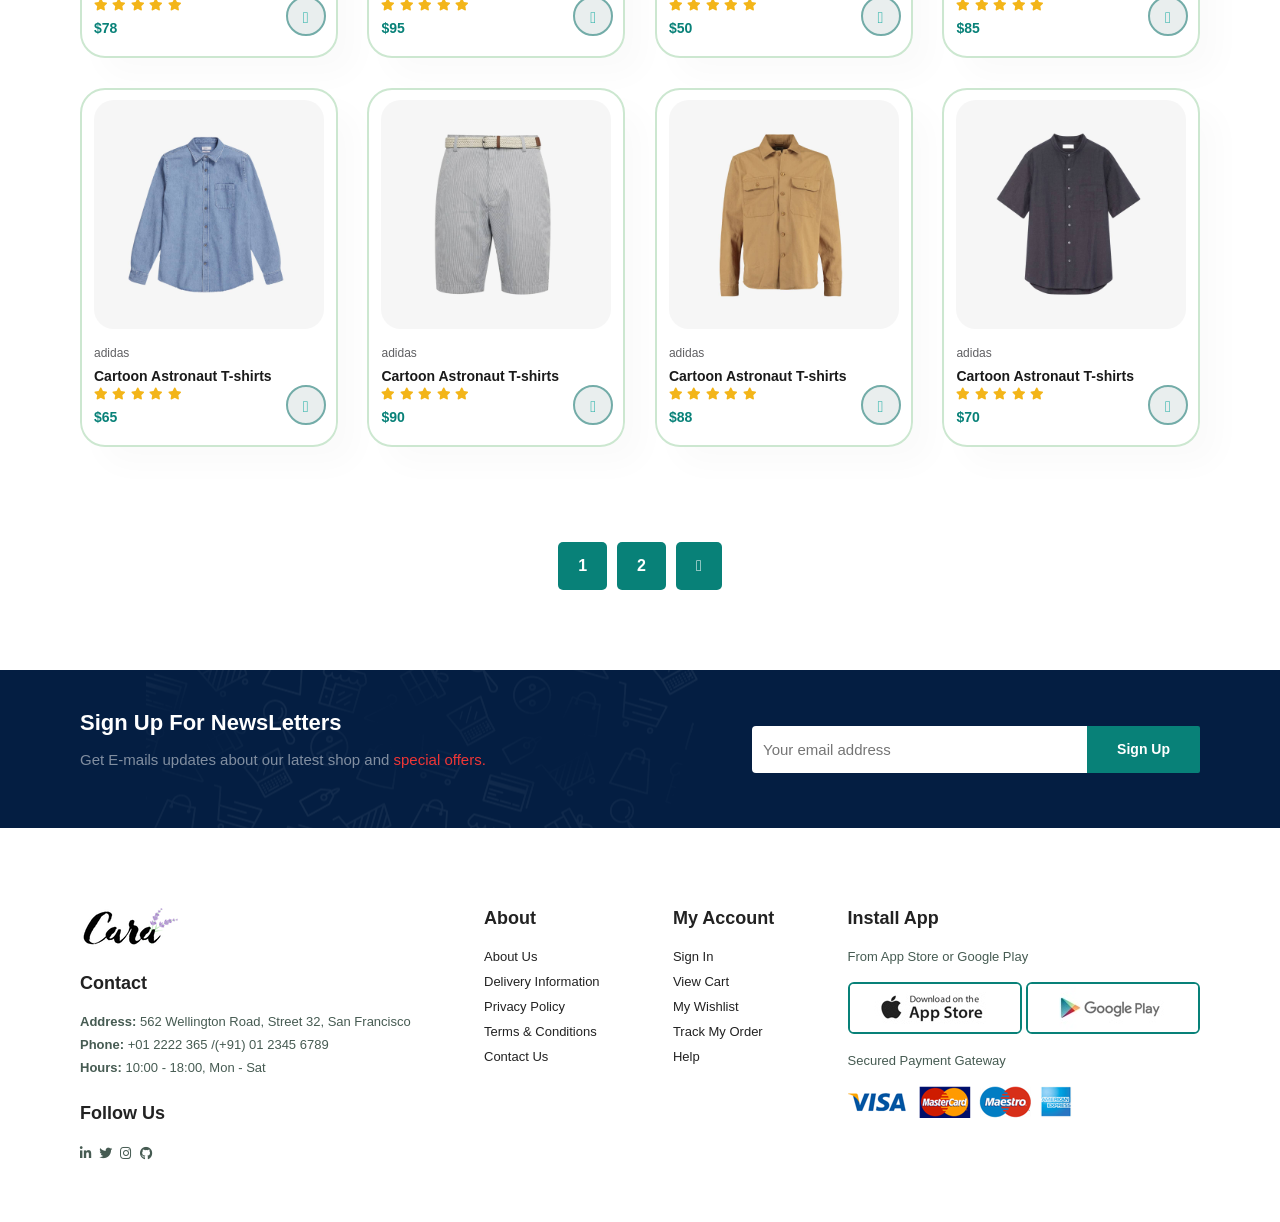
<file: shop.html>
<!DOCTYPE html>
<html lang="en">

<head>
    <meta charset="UTF-8">
    <meta name="viewport" content="width=device-width, initial-scale=1.0">
    <title>Shopping-Website</title>
    <link rel="stylesheet" href="style.css">
    <link rel="stylesheet" href="https://pro.fontawesome.com/releases/v5.10.0/css/all.css" />
</head>

<body>

    <nav id="header">
        <a href="#"> <img src="img/logo.png" class="logo" alt=""> </a>
        <div>
            <ul id="navbar">
                <li><a href="index.html">Home</a></li>
                <li><a class="active" href="shop.html">Shop</a></li>
                <li><a href="blog.html">Blog</a></li>
                <li><a href="about.html">About</a></li>
                <li><a href="contact.html">Contact</a></li>
                <li id="lg-bag"><a href="cart.html"><i class="far fa-shopping-bag"></i></a></li>
                <a href="#" id="close"><i class="far fa-times"></i></a>
            </ul>
        </div>
        <div class="mobile">
            <a href="cart.html"><i class="far fa-shopping-bag"></i></a>
            <i id="bar" class="fas fa-outdent"></i>
        </div>
    </nav>

    <section id="page-header">
        <h2 class="text">#Stayhome</h2>
        <p class="text">Save more with coupons & up to 70% off!</p>
    </section>

    <section id="product1" class="section-p1">
        <div class="pro-container">
            <div class="pro" onclick="window.location.href='sproduct.html';">
                <img src="img/product/f1.jpg" alt="">
                <div class="des">
                    <span>adidas</span>
                    <h5>Cartoon Astronaut T-shirts</h5>
                    <div class="star">
                        <i class="fas fa-star"></i>
                        <i class="fas fa-star"></i>
                        <i class="fas fa-star"></i>
                        <i class="fas fa-star"></i>
                        <i class="fas fa-star"></i>
                    </div>
                    <h4>$72</h4>
                </div>
                <a href="#"><i class="fal fa-shopping-cart cart"></i></a>
            </div>
            <div class="pro">
                <img src="img/product/f2.jpg" alt="">
                <div class="des">
                    <span>adidas</span>
                    <h5>Cartoon Astronaut T-shirts</h5>
                    <div class="star">
                        <i class="fas fa-star"></i>
                        <i class="fas fa-star"></i>
                        <i class="fas fa-star"></i>
                        <i class="fas fa-star"></i>
                        <i class="fas fa-star"></i>
                    </div>
                    <h4>$85</h4>
                </div>
                <a href="#"><i class="fal fa-shopping-cart cart"></i></a>
            </div>
            <div class="pro">
                <img src="img/product/f3.jpg" alt="">
                <div class="des">
                    <span>adidas</span>
                    <h5>Cartoon Astronaut T-shirts</h5>
                    <div class="star">
                        <i class="fas fa-star"></i>
                        <i class="fas fa-star"></i>
                        <i class="fas fa-star"></i>
                        <i class="fas fa-star"></i>
                        <i class="fas fa-star"></i>
                    </div>
                    <h4>$60</h4>
                </div>
                <a href="#"><i class="fal fa-shopping-cart cart"></i></a>
            </div>
            <div class="pro">
                <img src="img/product/f4.jpg" alt="">
                <div class="des">
                    <span>adidas</span>
                    <h5>Cartoon Astronaut T-shirts</h5>
                    <div class="star">
                        <i class="fas fa-star"></i>
                        <i class="fas fa-star"></i>
                        <i class="fas fa-star"></i>
                        <i class="fas fa-star"></i>
                        <i class="fas fa-star"></i>
                    </div>
                    <h4>$65</h4>
                </div>
                <a href="#"><i class="fal fa-shopping-cart cart"></i></a>
            </div>
            <div class="pro">
                <img src="img/product/f5.jpg" alt="">
                <div class="des">
                    <span>adidas</span>
                    <h5>Cartoon Astronaut T-shirts</h5>
                    <div class="star">
                        <i class="fas fa-star"></i>
                        <i class="fas fa-star"></i>
                        <i class="fas fa-star"></i>
                        <i class="fas fa-star"></i>
                        <i class="fas fa-star"></i>
                    </div>
                    <h4>$72</h4>
                </div>
                <a href="#"><i class="fal fa-shopping-cart cart"></i></a>
            </div>
            <div class="pro">
                <img src="img/product/f6.jpg" alt="">
                <div class="des">
                    <span>adidas</span>
                    <h5>Cartoon Astronaut T-shirts</h5>
                    <div class="star">
                        <i class="fas fa-star"></i>
                        <i class="fas fa-star"></i>
                        <i class="fas fa-star"></i>
                        <i class="fas fa-star"></i>
                        <i class="fas fa-star"></i>
                    </div>
                    <h4>$66</h4>
                </div>
                <a href="#"><i class="fal fa-shopping-cart cart"></i></a>
            </div>
            <div class="pro">
                <img src="img/product/f7.jpg" alt="">
                <div class="des">
                    <span>adidas</span>
                    <h5>Cartoon Astronaut T-shirts</h5>
                    <div class="star">
                        <i class="fas fa-star"></i>
                        <i class="fas fa-star"></i>
                        <i class="fas fa-star"></i>
                        <i class="fas fa-star"></i>
                        <i class="fas fa-star"></i>
                    </div>
                    <h4>$68</h4>
                </div>
                <a href="#"><i class="fal fa-shopping-cart cart"></i></a>
            </div>
            <div class="pro">
                <img src="img/product/f8.jpg" alt="">
                <div class="des">
                    <span>adidas</span>
                    <h5>Cartoon Astronaut T-shirts</h5>
                    <div class="star">
                        <i class="fas fa-star"></i>
                        <i class="fas fa-star"></i>
                        <i class="fas fa-star"></i>
                        <i class="fas fa-star"></i>
                        <i class="fas fa-star"></i>
                    </div>
                    <h4>$76</h4>
                </div>
                <a href="#"><i class="fal fa-shopping-cart cart"></i></a>
            </div>

            <div class="pro">
                <img src="img/product/n1.jpg" alt="">
                <div class="des">
                    <span>adidas</span>
                    <h5>Cartoon Astronaut T-shirts</h5>
                    <div class="star">
                        <i class="fas fa-star"></i>
                        <i class="fas fa-star"></i>
                        <i class="fas fa-star"></i>
                        <i class="fas fa-star"></i>
                        <i class="fas fa-star"></i>
                    </div>
                    <h4>$78</h4>
                </div>
                <a href="#"><i class="fal fa-shopping-cart cart"></i></a>
            </div>
            <div class="pro">
                <img src="img/product/n2.jpg" alt="">
                <div class="des">
                    <span>adidas</span>
                    <h5>Cartoon Astronaut T-shirts</h5>
                    <div class="star">
                        <i class="fas fa-star"></i>
                        <i class="fas fa-star"></i>
                        <i class="fas fa-star"></i>
                        <i class="fas fa-star"></i>
                        <i class="fas fa-star"></i>
                    </div>
                    <h4>$95</h4>
                </div>
                <a href="#"><i class="fal fa-shopping-cart cart"></i></a>
            </div>
            <div class="pro">
                <img src="img/product/n3.jpg" alt="">
                <div class="des">
                    <span>adidas</span>
                    <h5>Cartoon Astronaut T-shirts</h5>
                    <div class="star">
                        <i class="fas fa-star"></i>
                        <i class="fas fa-star"></i>
                        <i class="fas fa-star"></i>
                        <i class="fas fa-star"></i>
                        <i class="fas fa-star"></i>
                    </div>
                    <h4>$50</h4>
                </div>
                <a href="#"><i class="fal fa-shopping-cart cart"></i></a>
            </div>
            <div class="pro">
                <img src="img/product/n4.jpg" alt="">
                <div class="des">
                    <span>adidas</span>
                    <h5>Cartoon Astronaut T-shirts</h5>
                    <div class="star">
                        <i class="fas fa-star"></i>
                        <i class="fas fa-star"></i>
                        <i class="fas fa-star"></i>
                        <i class="fas fa-star"></i>
                        <i class="fas fa-star"></i>
                    </div>
                    <h4>$85</h4>
                </div>
                <a href="#"><i class="fal fa-shopping-cart cart"></i></a>
            </div>
            <div class="pro">
                <img src="img/product/n5.jpg" alt="">
                <div class="des">
                    <span>adidas</span>
                    <h5>Cartoon Astronaut T-shirts</h5>
                    <div class="star">
                        <i class="fas fa-star"></i>
                        <i class="fas fa-star"></i>
                        <i class="fas fa-star"></i>
                        <i class="fas fa-star"></i>
                        <i class="fas fa-star"></i>
                    </div>
                    <h4>$65</h4>
                </div>
                <a href="#"><i class="fal fa-shopping-cart cart"></i></a>
            </div>
            <div class="pro">
                <img src="img/product/n6.jpg" alt="">
                <div class="des">
                    <span>adidas</span>
                    <h5>Cartoon Astronaut T-shirts</h5>
                    <div class="star">
                        <i class="fas fa-star"></i>
                        <i class="fas fa-star"></i>
                        <i class="fas fa-star"></i>
                        <i class="fas fa-star"></i>
                        <i class="fas fa-star"></i>
                    </div>
                    <h4>$90</h4>
                </div>
                <a href="#"><i class="fal fa-shopping-cart cart"></i></a>
            </div>
            <div class="pro">
                <img src="img/product/n7.jpg" alt="">
                <div class="des">
                    <span>adidas</span>
                    <h5>Cartoon Astronaut T-shirts</h5>
                    <div class="star">
                        <i class="fas fa-star"></i>
                        <i class="fas fa-star"></i>
                        <i class="fas fa-star"></i>
                        <i class="fas fa-star"></i>
                        <i class="fas fa-star"></i>
                    </div>
                    <h4>$88</h4>
                </div>
                <a href="#"><i class="fal fa-shopping-cart cart"></i></a>
            </div>
            <div class="pro">
                <img src="img/product/n8.jpg" alt="">
                <div class="des">
                    <span>adidas</span>
                    <h5>Cartoon Astronaut T-shirts</h5>
                    <div class="star">
                        <i class="fas fa-star"></i>
                        <i class="fas fa-star"></i>
                        <i class="fas fa-star"></i>
                        <i class="fas fa-star"></i>
                        <i class="fas fa-star"></i>
                    </div>
                    <h4>$70</h4>
                </div>
                <a href="#"><i class="fal fa-shopping-cart cart"></i></a>
            </div>
        </div>
    </section>

    <section id="pagination" class="section-p1">
        <a href="#">1</a>
        <a href="#">2</a>
        <a href="#"><i class="fal fa-long-arrow-alt-right"></i></a>
    </section>

    <section id="newletter" class="section-p1 section-m1">
        <div class="newstext">
            <h4>Sign Up For NewsLetters</h4>
            <p>Get E-mails updates about our latest shop and <span>special offers.</span></p>
        </div>

        <div class="form">
            <input type="text" placeholder="Your email address">
            <button class="normal">Sign Up</button>
        </div>
    </section>

    <footer class="section-p1">
        <div class="col">
            <img class="logo" src="img/logo.png" alt="">
            <h4>Contact</h4>
            <p><strong>Address:</strong> 562 Wellington Road, Street 32, San Francisco</p>
            <p><strong>Phone:</strong> +01 2222 365 /(+91) 01 2345 6789 </p>
            <p><strong>Hours:</strong> 10:00 - 18:00, Mon - Sat</p>
            <div class="follow">
                <h4>Follow Us</h4>
                <a href="https://linkedin.com/in/sarthak-bari-237504305"><i class="fab fa-linkedin-in"></i> </a>
                <a href="https://x.com/bari_sarthak"><i class="fab fa-twitter"></i></a>
                <a href="https://www.instagram.com/_sarthak_bari_/?hl=en"><i class="fab fa-instagram"></i></a>
                <a href="https://github.com/sarthakbari"><i class="fab fa-github"></i></a>
            </div>
        </div>

        <div class="col">
            <h4>About</h4>
            <a href="#">About Us</a>
            <a href="#">Delivery Information</a>
            <a href="#">Privacy Policy</a>
            <a href="#">Terms & Conditions</a>
            <a href="#">Contact Us</a>
        </div>

        <div class="col">
            <h4>My Account</h4>
            <a href="#">Sign In</a>
            <a href="#">View Cart</a>
            <a href="#">My Wishlist</a>
            <a href="#">Track My Order</a>
            <a href="#">Help</a>
        </div>

        <div class="col install">
            <h4>Install App</h4>
            <p>From App Store or Google Play</p>
            <div class="row">
                <img src="img/pay/app.jpg" alt="">
                <img src="img/pay/play.jpg" alt="">
            </div>
            <p>Secured Payment Gateway</p>
            <img src="img/pay/pay.png" alt="">
        </div>

    </footer>

    <script src="script.js"></script>
</body>

</html>
</file>
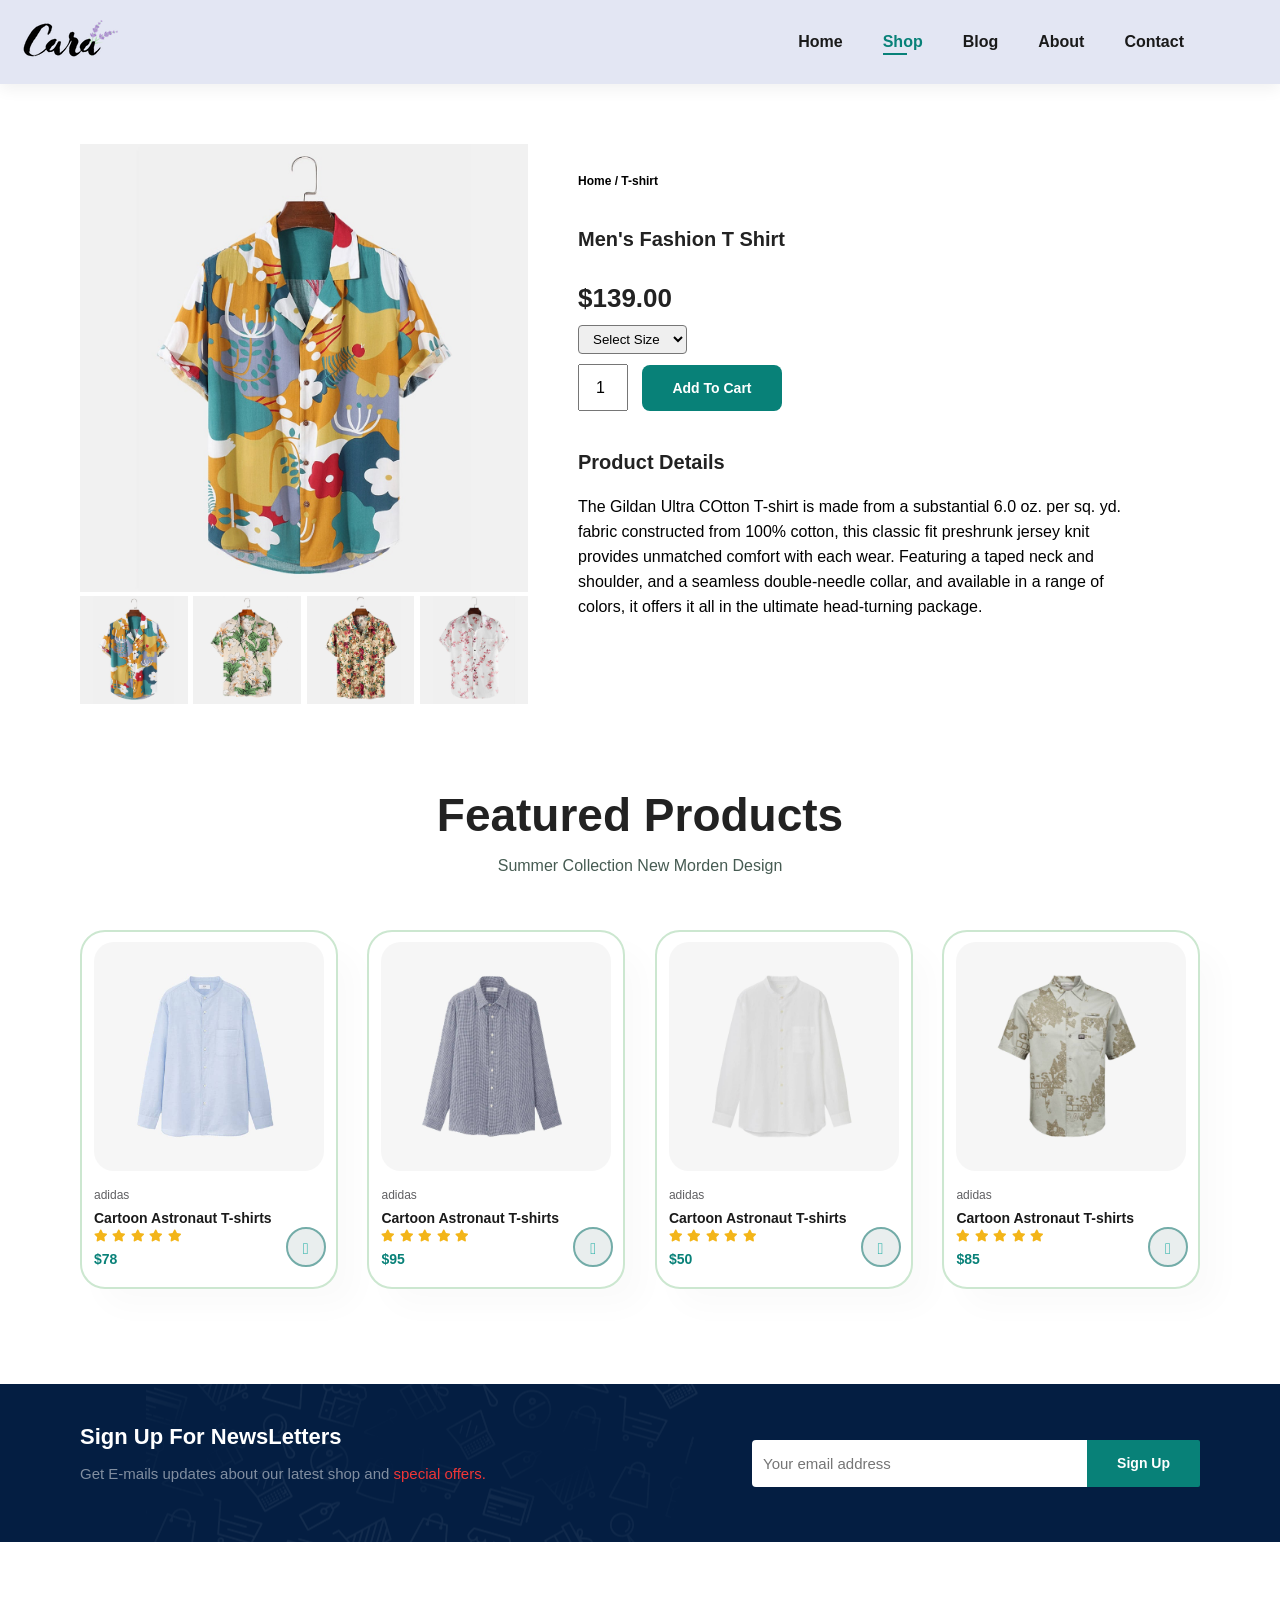
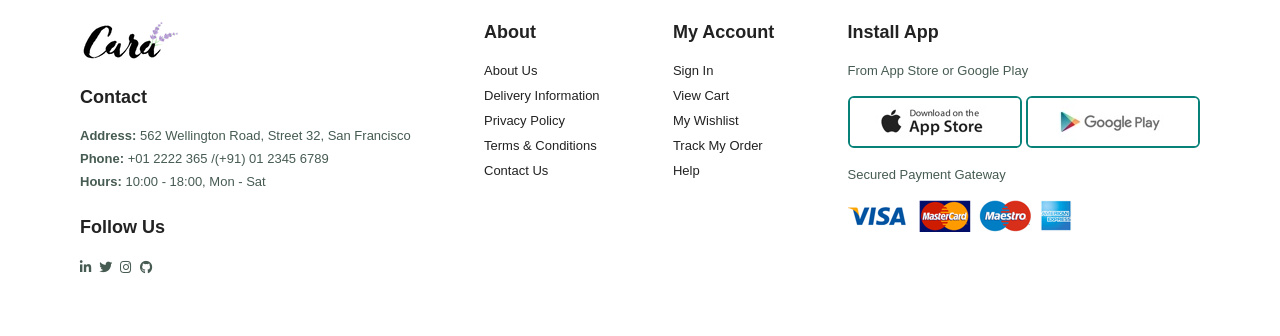
<file: sproduct.html>
<!DOCTYPE html>
<html lang="en">

<head>
    <meta charset="UTF-8">
    <meta name="viewport" content="width=device-width, initial-scale=1.0">
    <title>Shopping-Website</title>
    <link rel="stylesheet" href="style.css">
    <link rel="stylesheet" href="https://pro.fontawesome.com/releases/v5.10.0/css/all.css" />
</head>

<body>

    <nav id="header">
        <a href="#"> <img src="img/logo.png" class="logo" alt=""> </a>
        <div>
            <ul id="navbar">
                <li><a href="index.html">Home</a></li>
                <li><a class="active" href="shop.html">Shop</a></li>
                <li><a href="blog.html">Blog</a></li>
                <li><a href="about.html">About</a></li>
                <li><a href="contact.html">Contact</a></li>
                <li id="lg-bag"><a href="cart.html"><i class="far fa-shopping-bag"></i></a></li>
                <a href="#" id="close"><i class="far fa-times"></i></a>
            </ul>
        </div>
        <div class="mobile">
            <a href="cart.html"><i class="far fa-shopping-bag"></i></a>
            <i id="bar" class="fas fa-outdent"></i>
        </div>
    </nav>

    <section id="prodetails" class="section-p1">
        <div class="single-pro-img">
            <img src="img/product/f1.jpg" width="100%" id="MainImg" alt="">
            <div class="small-img-group">
                <div class="small-img-col">
                    <img src="img/product/f1.jpg" width="100%" class="small-img" alt="">
                </div>
                <div class="small-img-col">
                    <img src="img/product/f2.jpg" width="100%" class="small-img" alt="">
                </div>
                <div class="small-img-col">
                    <img src="img/product/f3.jpg" width="100%" class="small-img" alt="">
                </div>
                <div class="small-img-col">
                    <img src="img/product/f4.jpg" width="100%" class="small-img" alt="">
                </div>
            </div>
        </div>

        <div class="single-pro-details">
            <h6>Home / T-shirt</h6>
            <h4>Men's Fashion T Shirt</h4>
            <h2>$139.00</h2>
            <select>
                <option>Select Size</option>
                <option>XL</option>
                <option>XXL</option>
                <option>Small</option>
                <option>Large</option>
            </select>
            <input type="number" value="1">
            <button class="normal">Add To Cart</button>
            <h4>Product Details</h4>
            <span>The Gildan Ultra COtton T-shirt is made from a substantial 6.0 oz. per sq. yd. fabric constructed from
                100% cotton, this classic fit preshrunk jersey knit provides unmatched comfort with each wear. Featuring
                a taped neck and shoulder, and a seamless double-needle collar, and available in a range of colors, it
                offers it all in the ultimate head-turning package.</span>
        </div>
    </section>

    <section id="product1" class="section-p1">
        <h2>Featured Products</h2>
        <p>Summer Collection New Morden Design</p>
        <div class="pro-container">
            <div class="pro">
                <img src="img/product/n1.jpg" alt="">
                <div class="des">
                    <span>adidas</span>
                    <h5>Cartoon Astronaut T-shirts</h5>
                    <div class="star">
                        <i class="fas fa-star"></i>
                        <i class="fas fa-star"></i>
                        <i class="fas fa-star"></i>
                        <i class="fas fa-star"></i>
                        <i class="fas fa-star"></i>
                    </div>
                    <h4>$78</h4>
                </div>
                <a href="#"><i class="fal fa-shopping-cart cart"></i></a>
            </div>
            <div class="pro">
                <img src="img/product/n2.jpg" alt="">
                <div class="des">
                    <span>adidas</span>
                    <h5>Cartoon Astronaut T-shirts</h5>
                    <div class="star">
                        <i class="fas fa-star"></i>
                        <i class="fas fa-star"></i>
                        <i class="fas fa-star"></i>
                        <i class="fas fa-star"></i>
                        <i class="fas fa-star"></i>
                    </div>
                    <h4>$95</h4>
                </div>
                <a href="#"><i class="fal fa-shopping-cart cart"></i></a>
            </div>
            <div class="pro">
                <img src="img/product/n3.jpg" alt="">
                <div class="des">
                    <span>adidas</span>
                    <h5>Cartoon Astronaut T-shirts</h5>
                    <div class="star">
                        <i class="fas fa-star"></i>
                        <i class="fas fa-star"></i>
                        <i class="fas fa-star"></i>
                        <i class="fas fa-star"></i>
                        <i class="fas fa-star"></i>
                    </div>
                    <h4>$50</h4>
                </div>
                <a href="#"><i class="fal fa-shopping-cart cart"></i></a>
            </div>
            <div class="pro">
                <img src="img/product/n4.jpg" alt="">
                <div class="des">
                    <span>adidas</span>
                    <h5>Cartoon Astronaut T-shirts</h5>
                    <div class="star">
                        <i class="fas fa-star"></i>
                        <i class="fas fa-star"></i>
                        <i class="fas fa-star"></i>
                        <i class="fas fa-star"></i>
                        <i class="fas fa-star"></i>
                    </div>
                    <h4>$85</h4>
                </div>
                <a href="#"><i class="fal fa-shopping-cart cart"></i></a>
            </div>
        </div>
    </section>

    <section id="newletter" class="section-p1 section-m1">
        <div class="newstext">
            <h4>Sign Up For NewsLetters</h4>
            <p>Get E-mails updates about our latest shop and <span>special offers.</span></p>
        </div>

        <div class="form">
            <input type="text" placeholder="Your email address">
            <button class="normal">Sign Up</button>
        </div>
    </section>

    <footer class="section-p1">
        <div class="col">
            <img class="logo" src="img/logo.png" alt="">
            <h4>Contact</h4>
            <p><strong>Address:</strong> 562 Wellington Road, Street 32, San Francisco</p>
            <p><strong>Phone:</strong> +01 2222 365 /(+91) 01 2345 6789 </p>
            <p><strong>Hours:</strong> 10:00 - 18:00, Mon - Sat</p>
            <div class="follow">
                <h4>Follow Us</h4>
                <a href="https://linkedin.com/in/sarthak-bari-237504305"><i class="fab fa-linkedin-in"></i> </a>
                <a href="https://x.com/bari_sarthak"><i class="fab fa-twitter"></i></a>
                <a href="https://www.instagram.com/_sarthak_bari_/?hl=en"><i class="fab fa-instagram"></i></a>
                <a href="https://github.com/sarthakbari"><i class="fab fa-github"></i></a>
            </div>
        </div>

        <div class="col">
            <h4>About</h4>
            <a href="#">About Us</a>
            <a href="#">Delivery Information</a>
            <a href="#">Privacy Policy</a>
            <a href="#">Terms & Conditions</a>
            <a href="#">Contact Us</a>
        </div>

        <div class="col">
            <h4>My Account</h4>
            <a href="#">Sign In</a>
            <a href="#">View Cart</a>
            <a href="#">My Wishlist</a>
            <a href="#">Track My Order</a>
            <a href="#">Help</a>
        </div>

        <div class="col install">
            <h4>Install App</h4>
            <p>From App Store or Google Play</p>
            <div class="row">
                <img src="img/pay/app.jpg" alt="">
                <img src="img/pay/play.jpg" alt="">
            </div>
            <p>Secured Payment Gateway</p>
            <img src="img/pay/pay.png" alt="">
        </div>

    </footer>

    <script>
        var MainImg = document.getElementById("MainImg");
        var smallimg = document.getElementsByClassName("small-img");

        smallimg[0].onclick = function () {
            MainImg.src = smallimg[0].src;
        }

        smallimg[1].onclick = function () {
            MainImg.src = smallimg[1].src;
        }

        smallimg[2].onclick = function () {
            MainImg.src = smallimg[2].src;
        }

        smallimg[3].onclick = function () {
            MainImg.src = smallimg[3].src;
        }
    </script>

    <script src="script.js"></script>
</body>

</html>
</file>
<file: style.css>
* {
    margin: 0;
    padding: 0;
    box-sizing: border-box;
    font-family: 'spartan', sans-serif;
}

h1 {
    font-size: 50px;
    line-height: 64px;
    color: #222;
}

h2 {
    font-size: 46px;
    line-height: 54px;
    color: #222;
}

h4 {
    font-size: 20px;
    color: #222;
}

h6 {
    font-weight: 600;
    font-size: 12px;
}

p {
    font-size: 16px;
    color: #465b52;
    margin: 15px 0 20px 0;
}

.section-p1 {
    padding: 40px 80px;
}

.section-m1 {
    margin: 40px 0;
}

button.normal {
    font-size: 14px;
    font-weight: 600;
    padding: 15px 30px;
    color: #000;
    background-color: #fff;
    border-radius: 8px;
    border: none;
    outline: none;
    cursor: pointer;
    transition: 0.2s;
}

body {
    width: 100%;
}

/* Nav bar */
#header {
    display: flex;
    align-items: center;
    justify-content: space-between;
    padding: 20px;
    background: #e3e6f3;
    box-shadow: 0 5px 15px rgb(0, 0, 0, 0.06);
    z-index: 999;
    position: sticky;
    top: 0;
    left: 0;
}

#navbar {
    display: flex;
    align-items: center;
    justify-content: center;
}

#navbar li {
    list-style: none;
    padding: 0 20px;
    position: relative;
}

#navbar li a {
    text-decoration: none;
    font-size: 16px;
    font-weight: 600;
    color: #1a1a1a;
    cursor: pointer;
    transition: 0.3s ease;
}

#navbar li a:hover,
#navbar li a.active {
    color: #088178;
}

#navbar li a.active::after,
#navbar li a:hover::after {
    content: '';
    width: 30%;
    height: 2px;
    background: #088178;
    position: absolute;
    bottom: -4px;
    left: 20px;
}

.mobile {
    display: none;
    align-items: center;
}

#close {
    display: none;
}

/* Home page */
#hero {
    background-image: url("img/hero4.png");
    height: 90vh;
    width: 100%;
    background-size: cover;
    background-position: top 25% right 0;
    padding: 0 80px;
    display: flex;
    align-items: flex-start;
    flex-direction: column;
    justify-content: center;
}

#hero h4 {
    padding-bottom: 15px;
}

#hero h1 {
    color: #088178;
}

#hero button {
    background-image: url("img/button.png");
    background-color: transparent;
    color: #088178;
    border: none;
    padding: 14px 80px 14px 65px;
    background-repeat: no-repeat;
    cursor: pointer;
    font-weight: 700;
    font-size: 15px;
}

#feature {
    display: flex;
    align-items: center;
    justify-content: space-between;
    flex-wrap: wrap;
}

#feature .fe-box {
    width: 180px;
    text-align: center;
    padding: 25px 15px;
    box-shadow: 20px 20px 34px rgb(0, 0, 0, 0.03);
    border-radius: 5px;
    margin: 15px 0;
    border: 2px solid #cce7d0;
}

#feature .fe-box:hover {
    box-shadow: 10px 10px 54px rgb(70, 62, 221, 0.1);
}

#feature .fe-box h6 {
    display: inline-block;
    padding: 9px 8px 6px 8px;
    line-height: 1;
    border-radius: 5px;
    color: #088178;
    background-color: #fddde4;
}

#feature .fe-box:nth-child(2) h6 {
    background-color: #cce7d0;
}

#feature .fe-box:nth-child(3) h6 {
    background-color: #d1e8f2;
}

#feature .fe-box:nth-child(4) h6 {
    background-color: #cdd4f8;
}

#feature .fe-box:nth-child(5) h6 {
    background-color: #f6dbf6;
}

#feature .fe-box:nth-child(6) h6 {
    background-color: #fff2e5;
}

#feature .fe-box img {
    width: 100%;
    margin-bottom: 10px;
}

#product1 {
    text-align: center;
}

#product1 .pro-container {
    display: flex;
    justify-content: space-between;
    padding-top: 20px;
    flex-wrap: wrap;
}

#product1 .pro {
    width: 23%;
    min-width: 250px;
    padding: 10px 12px;
    border: 2px solid #cce7d0;
    border-radius: 25px;
    cursor: pointer;
    box-shadow: 20px 20px 30px rgb(0, 0, 0, 0.02);
    margin: 15px 0;
    transition: 0.2s ease;
    position: relative;
}

#product1 .pro:hover {
    box-shadow: 20px 20px 30px rgb(0, 0, 0, 0.06);

}

#product1 .pro img {
    width: 100%;
    border-radius: 20px;
}

#product1 .pro .des {
    text-align: start;
    padding: 10px 0;
}

#product1 .pro .des span {
    color: #606063;
    font-size: 12px;
}

#product1 .pro .des h5 {
    color: #1a1a1a;
    padding-top: 7px;
    font-size: 14px;
}

#product1 .pro .des i {
    font-size: 12px;
    color: rgb(243, 181, 25);
}

#product1 .pro .des h4 {
    padding-top: 7px;
    font-size: 14px;
    font-weight: 600;
    color: #088178;
}

#product1 .pro .cart {
    width: 40px;
    height: 40px;
    line-height: 40px;
    border-radius: 50px;
    background-color: #e9eeee;
    color: #20afa5;
    font-weight: 600;
    border: 2px solid #73aca8;
    position: absolute;
    bottom: 20px;
    right: 10px;
}

#banner {
    display: flex;
    flex-direction: column;
    justify-content: center;
    align-items: center;
    background-image: url("img/banner/b2.jpg");
    width: 100%;
    height: 40vh;
    background-position: center;
    background-size: cover;
}

#banner h4 {
    color: #fff;
    font-size: 16px;
}

#banner h2 {
    color: #fff;
    font-size: 34px;
    padding: 10px 0;
}

#banner h2 span {
    color: #ef3636;
}

#banner button:hover {
    background: #088178;
    color: #fff;
}

#sm-banner {
    display: flex;
    justify-content: space-between;
    flex-wrap: wrap;
}

#sm-banner .banner-box {
    display: flex;
    flex-direction: column;
    justify-content: center;
    align-items: flex-start;
    background-image: url("img/banner/b17.jpg");
    min-width: 663px;
    height: 50vh;
    background-position: center;
    background-size: cover;
    padding: 30px;
}

#sm-banner .banner-box2 {
    background-image: url("img/banner/b10.jpg");
}

#sm-banner h4 {
    color: #fff;
    font-size: 17px;
    font-weight: 300;
}

#sm-banner h2 {
    color: #fff;
    font-size: 28px;
    font-weight: 700;
}

#sm-banner span {
    color: #fff;
    font-size: 14px;
    font-weight: 500;
    padding-bottom: 15px;
}

button.white {
    font-size: 13px;
    font-weight: 600;
    padding: 11px 18px;
    color: #fff;
    background-color: transparent;
    border-radius: 8px;
    border: 2px solid #fff;
    outline: none;
    cursor: pointer;
    transition: 0.2s;
}

#sm-banner .banner-box:hover button {
    background-color: #088178;
    border: 2px solid #088178;
}

#banner3 {
    display: flex;
    justify-content: space-between;
    flex-wrap: wrap;
    padding: 0 80px;
}

#banner3 .banner-box {
    display: flex;
    flex-direction: column;
    justify-content: center;
    align-items: flex-start;
    background-image: url("img/banner/b7.jpg");
    min-width: 30%;
    height: 30vh;
    background-position: center;
    background-size: cover;
    padding: 20px;
    margin-bottom: 20px;
}

#banner3 .banner-box2 {
    background-image: url("img/banner/b4.jpg");
}

#banner3 .banner-box3 {
    background-image: url("img/banner/b18.jpg");
}

#banner3 h2 {
    color: #fff;
    font-size: 22px;
    font-weight: 900;
}

#banner3 h3 {
    color: #ef3636;
    font-size: 15px;
    font-weight: 800;
}

#newletter {
    display: flex;
    justify-content: space-between;
    flex-wrap: wrap;
    align-items: center;
    background-image: url(img/banner/b14.png);
    background-repeat: no-repeat;
    background-position: 20% 30%;
    background-color: #041e42;
}

#newletter h4 {
    font-size: 22px;
    font-weight: 700;
    color: #fff;
}

#newletter p {
    font-size: 15px;
    font-weight: 500;
    color: #818ea0;
}

#newletter span {
    color: #ef3636;
}

#newletter .form {
    display: flex;
    width: 40%;
}

#newletter input {
    height: 47px;
    width: 100%;
    padding: 0 10px;
    font-size: 15px;
    border: 1px solid transparent;
    outline: none;
    border-radius: 4px;
    border-top-right-radius: 0;
    border-bottom-right-radius: 0;
}

#newletter button {
    background-color: #088178;
    color: #fff;
    white-space: nowrap;
    border-radius: 2px;
    border-top-left-radius: 0;
    border-bottom-left-radius: 0;
}

footer {
    display: flex;
    flex-wrap: wrap;
    justify-content: space-between;
}

footer .col {
    display: flex;
    flex-direction: column;
    align-items: flex-start;
    margin-bottom: 20px;
}

footer a {
    font-size: 13px;
    margin-bottom: 10px;
    color: #222;
    text-decoration: none;
}

footer .logo {
    margin-bottom: 25px;
}

footer h4 {
    font-size: 18px;
    padding-bottom: 20px;
}

footer p {
    font-size: 13px;
    margin: 0 0 8px 0;
}

footer .follow {
    margin-top: 20px;
}

footer .follow a {
    color: #465b52;
    padding-right: 4px;
    cursor: pointer;
}

footer .install img {
    margin: 10px 0 15px 0;
}

footer .install .row img {
    border: 2px solid #088178;
    border-radius: 6px;
}

footer .follow i:hover,
footer a:hover {
    color: #088178;
}


/* Shope page */
#page-header {
    background-image: url("img/banner/b1.jpg");
    width: 100%;
    height: 40vh;
    background-size: cover;
    display: flex;
    justify-content: center;
    align-items: center;
    flex-direction: column;
    padding: 14px;
}

#page-header .text {
    color: #ef3636;
}

#pagination {
    display: flex;
    justify-content: center;
    align-items: center;
    gap: 10px;
}

#pagination a {
    background-color: #088178;
    color: #fff;
    text-decoration: none;
    padding: 15px 20px;
    border-radius: 5px;
    font-weight: 600;
}

#pagination a i {
    font-size: 16px;
    font-weight: 600;
}

/* single product */

#prodetails {
    display: flex;
    margin-top: 20px;
}

.single-pro-img {
    width: 40%;
    margin-right: 50px;
}

.small-img-group {
    display: flex;
    justify-content: space-between;
}

.small-img-col {
    flex-basis: 24%;
    cursor: pointer;
}

#prodetails .single-pro-details {
    width: 50%;
    padding-top: 30px;
}

#prodetails .single-pro-details h4 {
    padding: 40px 0 20px 0;
}

#prodetails .single-pro-details h2 {
    font-size: 26px;
}

#prodetails .single-pro-details select {
    display: block;
    padding: 5px 10px;
    margin-bottom: 10px;
    border-radius: 4px;
}

#prodetails .single-pro-details input {
    width: 50px;
    height: 47px;
    padding-left: 16px;
    font-size: 16px;
    margin-right: 10px;
}

#prodetails .single-pro-details input:focus {
    outline: none;
}

#prodetails .single-pro-details button {
    background: #088178;
    color: #fff;
}

#prodetails .single-pro-details span {
    line-height: 25px;
}

/* Blog page */
#page-header.blog-header {
    background-image: url("img/banner/b19.jpg");
}

#blog {
    padding: 150px 150px 0 150px;
}

#blog .blog-box {
    display: flex;
    align-items: center;
    width: 100%;
    position: relative;
    padding-bottom: 90px;
}

#blog .blog-img {
    width: 50%;
    margin-right: 40px;
}

#blog img {
    width: 100%;
    height: 300px;
    object-fit: cover;
}

#blog .blog-details {
    width: 50%;
}

#blog .blog-details a {
    text-decoration: none;
    color: #000;
    font-weight: 700;
    font-size: 13px;
    position: relative;
    transition: 0.3s;
}

#blog .blog-details a::after {
    content: "";
    width: 50px;
    height: 1px;
    background-color: #000;
    top: 6px;
    right: -60px;
    position: absolute;

}

#blog .blog-details a:hover {
    color: #088178;
}

#blog .blog-details a:hover::after {
    background-color: #088178;
}

#blog .blog-box h1 {
    position: absolute;
    top: -40px;
    left: 0;
    font-size: 70px;
    font-weight: 700;
    color: #c9cbce;
    z-index: -9;
}

/* About page */

#page-header.about-header {
    background-image: url("img/about/banner.png");
}

#about-head {
    display: flex;
    align-items: center;
}

#about-head img {
    width: 50%;
    height: auto;
}

#about-head div {
    padding-left: 40px;
}

#about-app {
    text-align: center;
}

#about-app .video {
    width: 70%;
    height: 100%;
    margin: 30px auto 0 auto;
}

#about-app .video video {
    width: 100%;
    height: 100%;
    border-radius: 20px;
}

/* Contact page */
#contact-details {
    display: flex;
    align-items: center;
    justify-content: space-between;
}

#contact-details .con-details {
    width: 40%;
}

#contact-details .con-details span,
#form-details form span {
    font-size: 12px;
}

#contact-details .con-details h2,
#form-details form h2 {
    font-size: 25px;
    line-height: 35px;
    padding: 20px 0;
}

#contact-details .con-details h3 {
    font-size: 16px;
    padding-bottom: 15px;
    font-weight: 300;
}

#contact-details .con-details li {
    list-style: none;
    display: flex;
    padding: 10px 0;
}

#contact-details .con-details li i {
    font-size: 14px;
    padding-right: 22px;
}

#contact-details .con-details li p {
    margin: 0;
    font-size: 14px;
}

#contact-details .map {
    width: 55%;
    height: 400px;
}

#contact-details .map iframe {
    width: 100%;
    height: 100%;
}

#form-details {
    display: flex;
    justify-content: space-between;
    margin: 30px;
    padding: 80px;
    border: 2px solid #e1e1e1;
}

#form-details form {
    width: 65%;
    display: flex;
    flex-direction: column;
    align-items: flex-start;
}

#form-details form input,
#form-details form textarea {
    width: 100%;
    padding: 12px 15px;
    outline: none;
    margin-bottom: 20px;
    border: 2px solid #e1e1e1;
}

#form-details form .normal {
    background-color: #088178;
    color: #fff;
}

#form-details .my-self {
    display: flex;
    justify-content: center;
    align-items: center;
    flex-direction: column;

}

#form-details .my-self img {
    align-items: center;
    border-radius: 115px;
    width: 200px;
    height: 190px;
    object-fit: cover;
}

#form-details .my-self h2 {
    font-size: 35px;
    font-weight: 700;
}

#form-details .my-self p a {
    text-decoration: none;
    color: #4589e7;
    cursor: pointer;
    transition: 0.3s;
}

#form-details .my-self p a:hover {
    color: #bc0000;
}

/* Cart page */
#cart{
    overflow-x: auto;
}

#cart table {
    width: 100%;
    border-collapse: collapse;
    table-layout: fixed;
    white-space: nowrap;
}

#cart table img{
    width: 70px;
}

#cart table td:nth-child(1){
    width: 100px;
    text-align: center;
}

#cart table td:nth-child(2){
    width: 150px;
    text-align: center;
}

#cart table td:nth-child(3){
    width: 250px;
    text-align: center;
}

#cart table td:nth-child(4),
#cart table td:nth-child(5),
#cart table td:nth-child(6){
    width: 150px;
    text-align: center;
}

#cart table td:nth-child(5) input{
    width: 70px;
    padding: 10px 5px 10px 15px; 
}

#cart table thead{
    border: 2px solid #e2e9e1;
    border-left: none;
    border-right: none;
}

#cart table thead td{
    font-weight: 700;
    text-transform: uppercase;
    font-size: 13px;
    padding: 18px 0;
}

#cart table tbody tr td{
    padding-top: 15px;
}

#cart table tbody td{
    font-size: 13px;
}

#cart-add{
    display: flex;
    flex-wrap: wrap;
    justify-content: space-between;
}

#coupon{
    width: 50%;
    margin-bottom: 30px;
}

#coupon h3,
#subtotal h3{
    padding-bottom: 15px;
}

#coupon input{
    padding: 10px 20px;
    outline: none;
    width: 60%;
    margin-right: 10px;
    border: 2px solid #e2e9e1;
}

#coupon button,
#subtotal button{
    background-color: #088178;
    color: #fff;
    padding: 12px 20px;
}

#subtotal{
    width: 50%;
    margin-bottom: 30px;
    border: 2px solid #e2e9e1;
    padding: 30px;
}

#subtotal table{
    border-collapse: collapse;
    width: 100%;
    margin-bottom: 20px;
}

#subtotal table td{
    width: 50%;
    border: 2px solid #e2e9e1;
    padding: 10px;
    font-size: 13px;
}





/* Media Query */
@media (max-width: 799px) {
    .section-p1 {
        padding: 40px 40px;
    }

    #navbar {
        display: flex;
        flex-direction: column;
        align-items: flex-start;
        justify-content: flex-start;
        position: fixed;
        top: 0;
        right: -300px;
        height: 100vh;
        width: 300px;
        background-color: #E3E6F3;
        box-shadow: 0 40px 60px rgb(0, 0, 0, 0.1);
        padding: 80px 0 0 10px;
        transition: 0.3s;
    }

    #navbar.active {
        right: 0px;
    }

    #navbar li {
        margin-bottom: 25px;
    }

    .mobile {
        display: flex;
        align-items: center;
    }

    .mobile i {
        color: #1a1a1a;
        font-size: 22px;
        padding-left: 20px;
    }

    #close {
        display: initial;
        position: absolute;
        top: 30px;
        left: 30px;
        color: #222;
        font-size: 22px;
    }

    #lg-bag {
        display: none;
    }

    #hero {
        height: 70vh;
        padding: 0 80px;
        background-position: top 30% right 30%;
    }

    #feature {
        justify-content: center;
    }

    #feature .fe-box {
        margin: 15px 15px;
    }

    #product1 .pro-container {
        justify-content: center;
    }

    #product1 .pro {
        margin: 15px;
    }

    #banner {
        height: 20vh;
    }

    #sm-banner .banner-box {
        min-width: 100%;
        height: 30vh;
    }

    #banner3 {
        padding: 0 40px;
    }

    #banner3 .banner-box {
        width: 28%;
    }

    #newsletter .form {
        width: 70%;
    }

    /* Contact page */
    #form-details {
        padding: 35px;
    }

    #form-details form {
        width: 50%;
    }
}

@media (max-width: 477px) {
    .section-p1 {
        padding: 20px;
    }

    #header {
        padding: 10px 30px;
    }

    h1 {
        font-size: 38px;
    }

    h2 {
        font-size: 32px;
    }

    #hero {
        padding: 0 20px;
        background-position: 55%;
    }

    #feature {
        justify-content: space-around;

    }

    #feature .fe-box {
        width: 155px;
        margin: 0 0 15px 0;
    }

    #product1 .pro {
        width: 100%;
    }

    #banner {
        height: 40vh;
    }

    #sm-banner .banner-box {
        height: 40vh;
    }

    #sm-banner .banner-box2 {
        margin-top: 20px;
    }

    #banner3 {
        padding: 0 20px;
    }

    #banner3 .banner-box {
        width: 100%;
    }

    #newsletter .form {
        width: 100%;
    }

    #newsletter {
        padding: 40px 20px;
    }

    #newletter input {
        width: 200px;
    }

    /* Single product */

    #prodetails {
        display: flex;
        flex-direction: column;
    }

    #prodetails .single-pro-img {
        width: 100%;
        margin-right: 0px;
    }

    #prodetails .single-pro-details {
        width: 100%;
    }

    /* Blog page */

    #blog {
        padding: 100px 20px 0 20px;
    }

    #blog .blog-box {
        display: flex;
        flex-direction: column;
        align-items: flex-start;
    }

    #blog .blog-img {
        width: 100%;
        margin-right: 0;
        margin-bottom: 30px;
    }

    #blog .blog-details {
        width: 100%;
    }

    /* About page */

    #about-head {
        flex-direction: column;
    }

    #about-head img {
        width: 100%;
        margin-bottom: 20px;
    }

    #about-head div {
        padding-left: 0px;
    }

    #about-app .video {
        width: 100%;
    }

    /* Contact page */
    #contact-details {
        flex-direction: column;
    }

    #contact-details .con-details {
        width: 100%;
        margin-bottom: 30px;
    }

    #contact-details .map {
        width: 100%;
    }

    #form-details {
        padding: 30px 10px;
        margin: 10px;
        flex-wrap: wrap;
    }

    #form-details form {
        width: 100%;
    }

    #form-details .my-self {
        padding-left: 30px;
        margin-top: 10px;
    }

    /* Cart page */
    #cart-add{
        flex-direction: column;
    }
    #coupon{
        width: 100%;
    }
    #subtotal{
        width: 100%;
        padding: 20px;
    }
}
</file>
